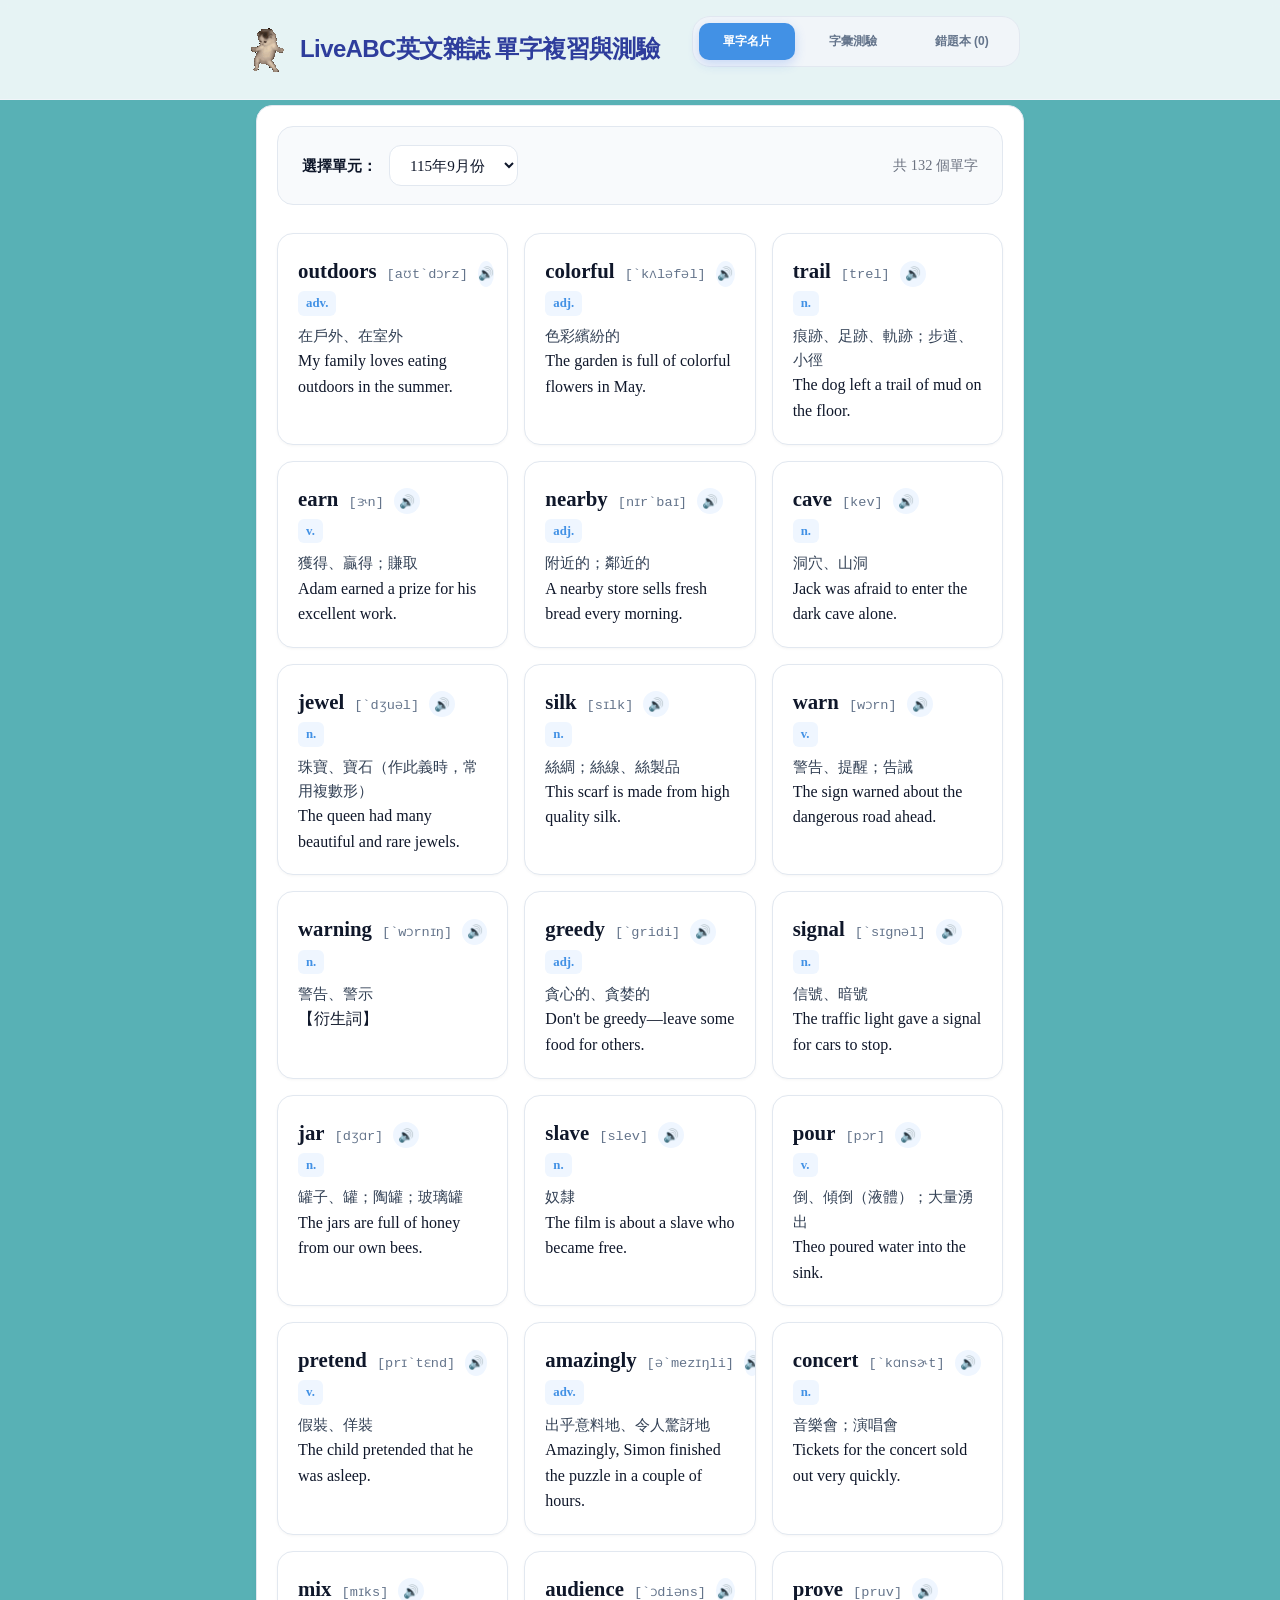
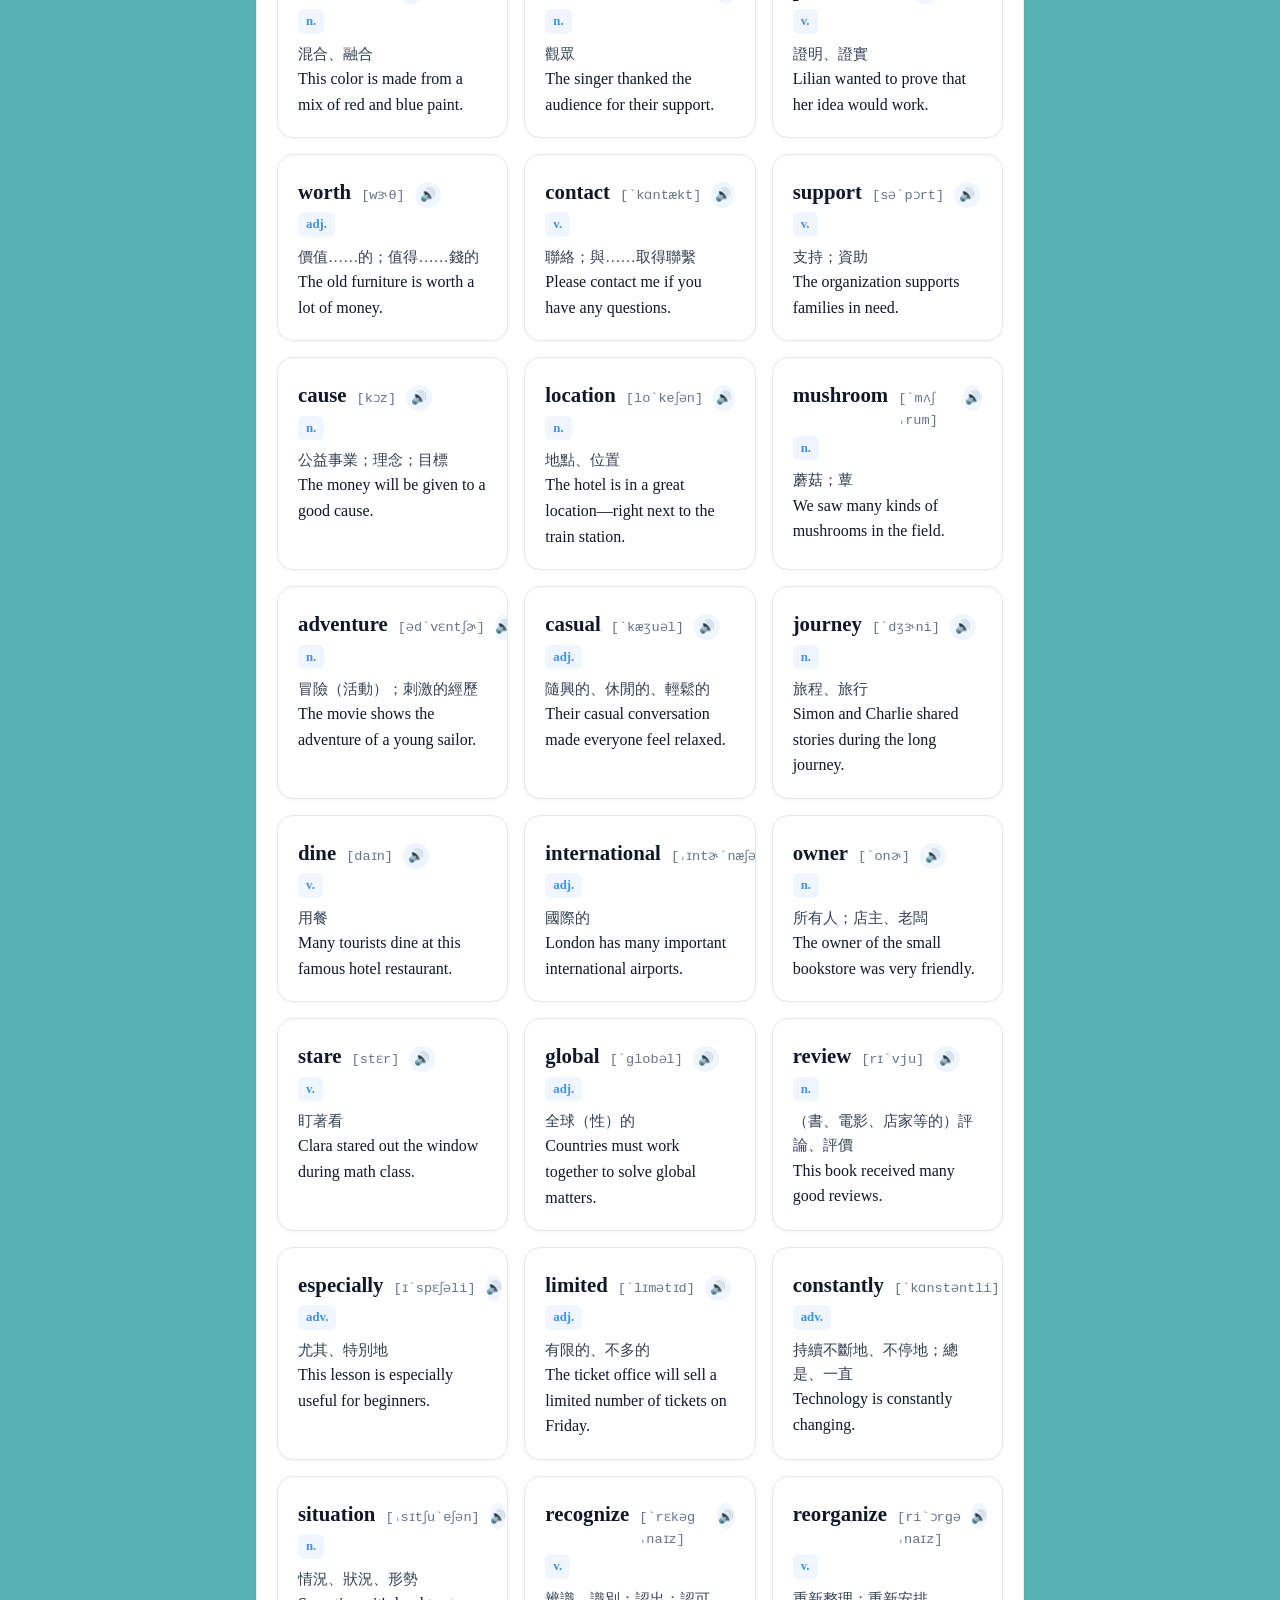
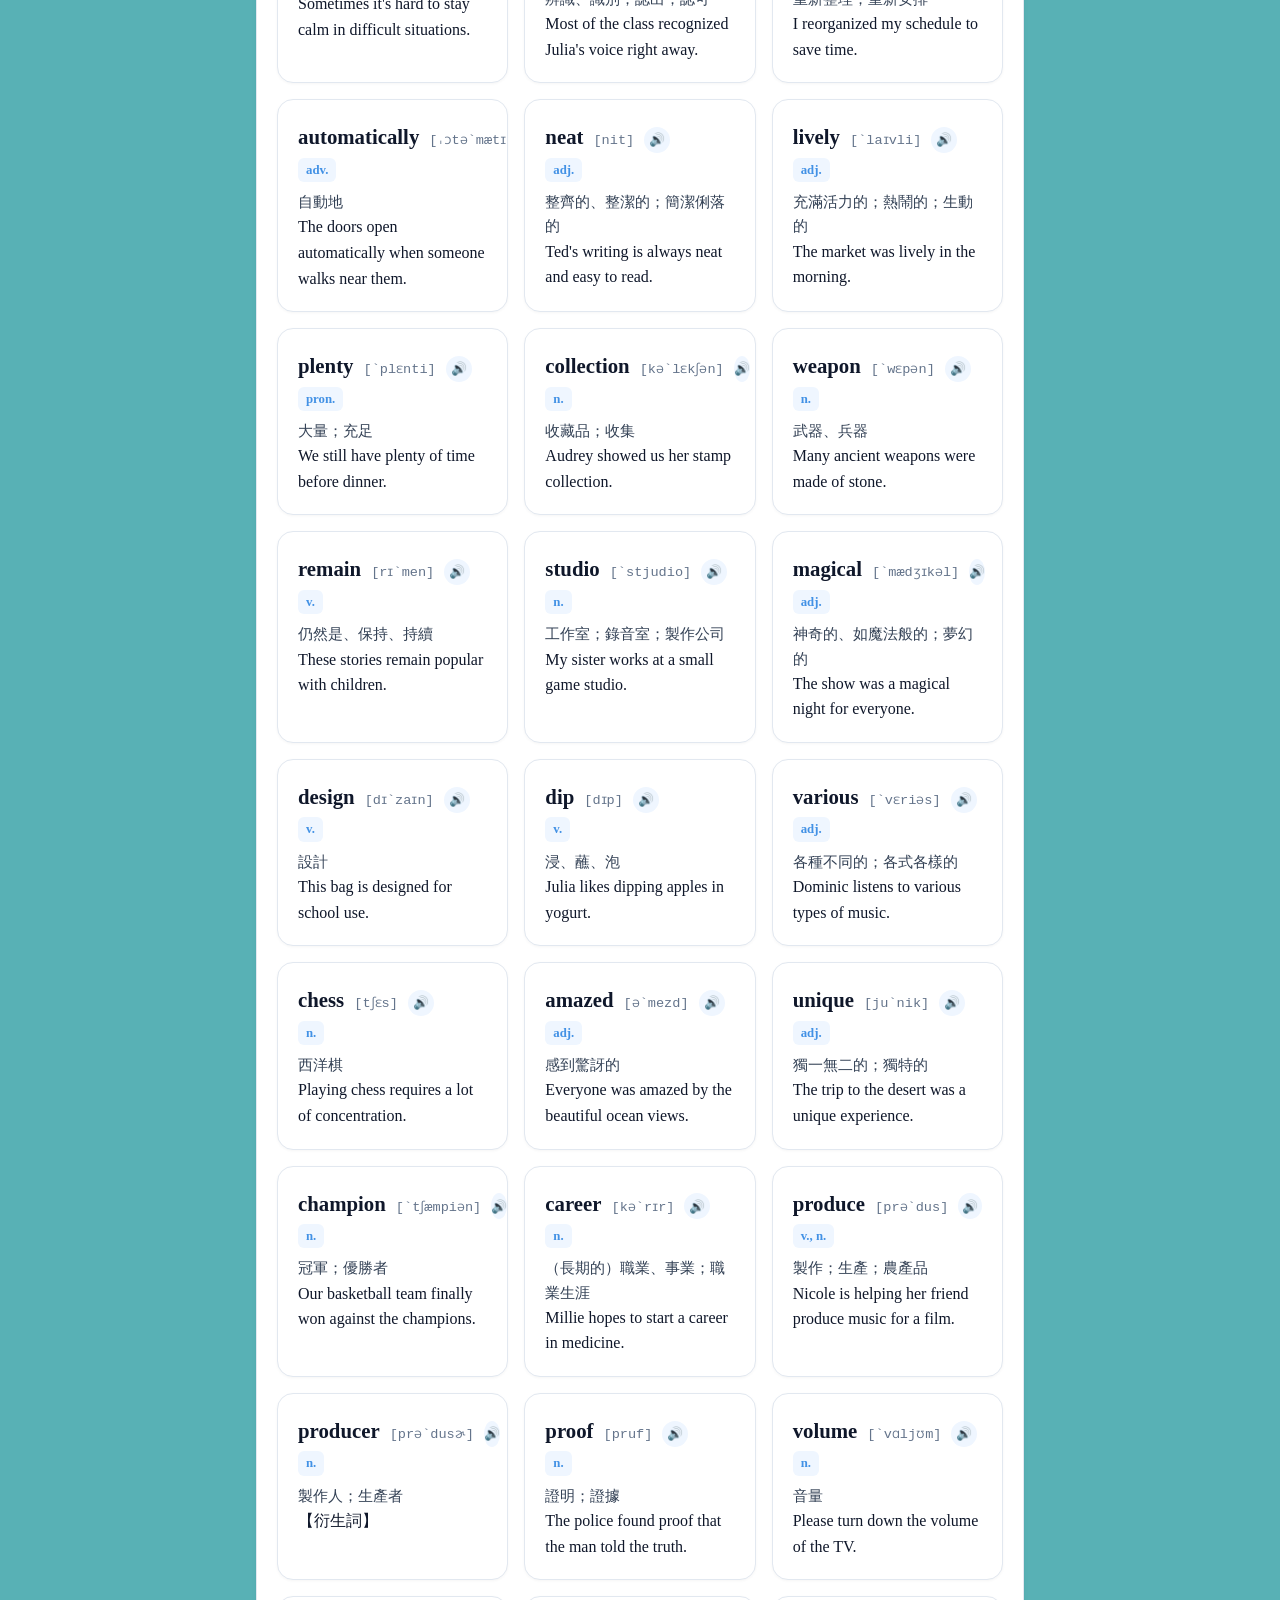
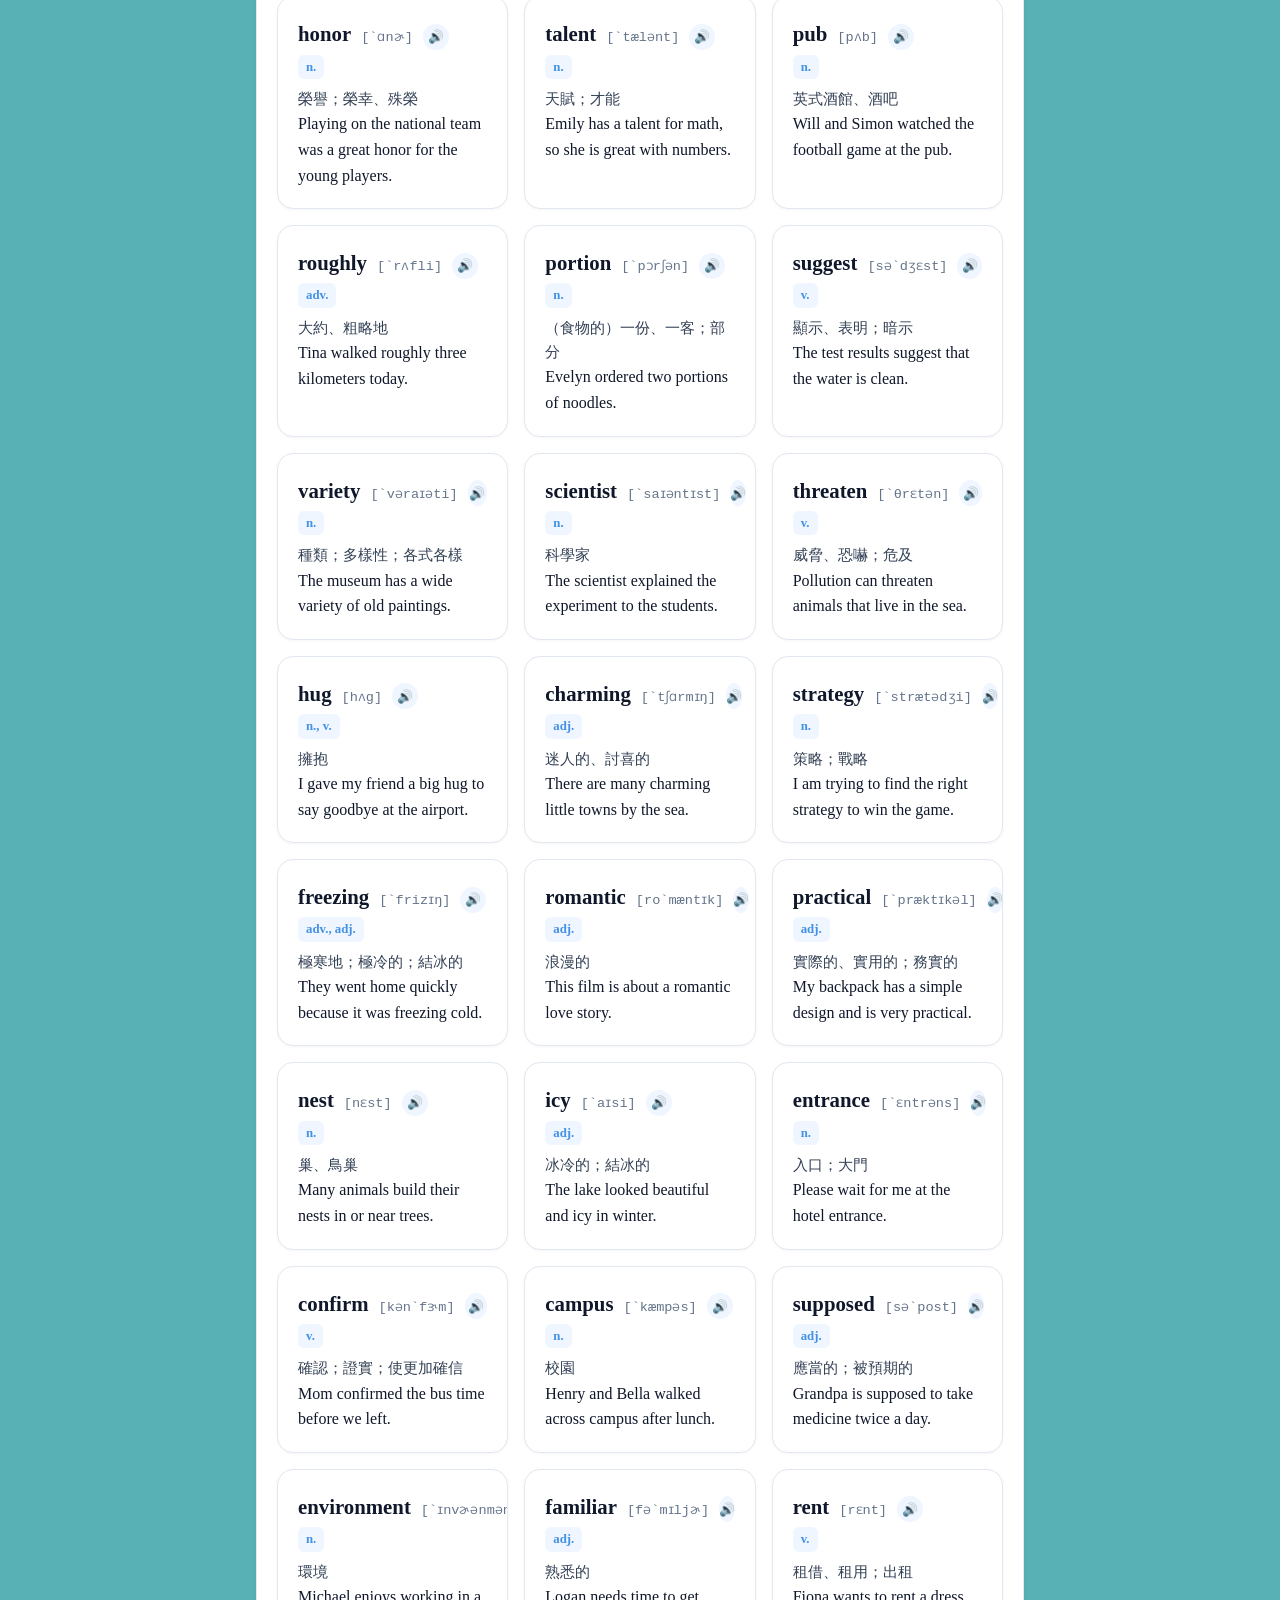
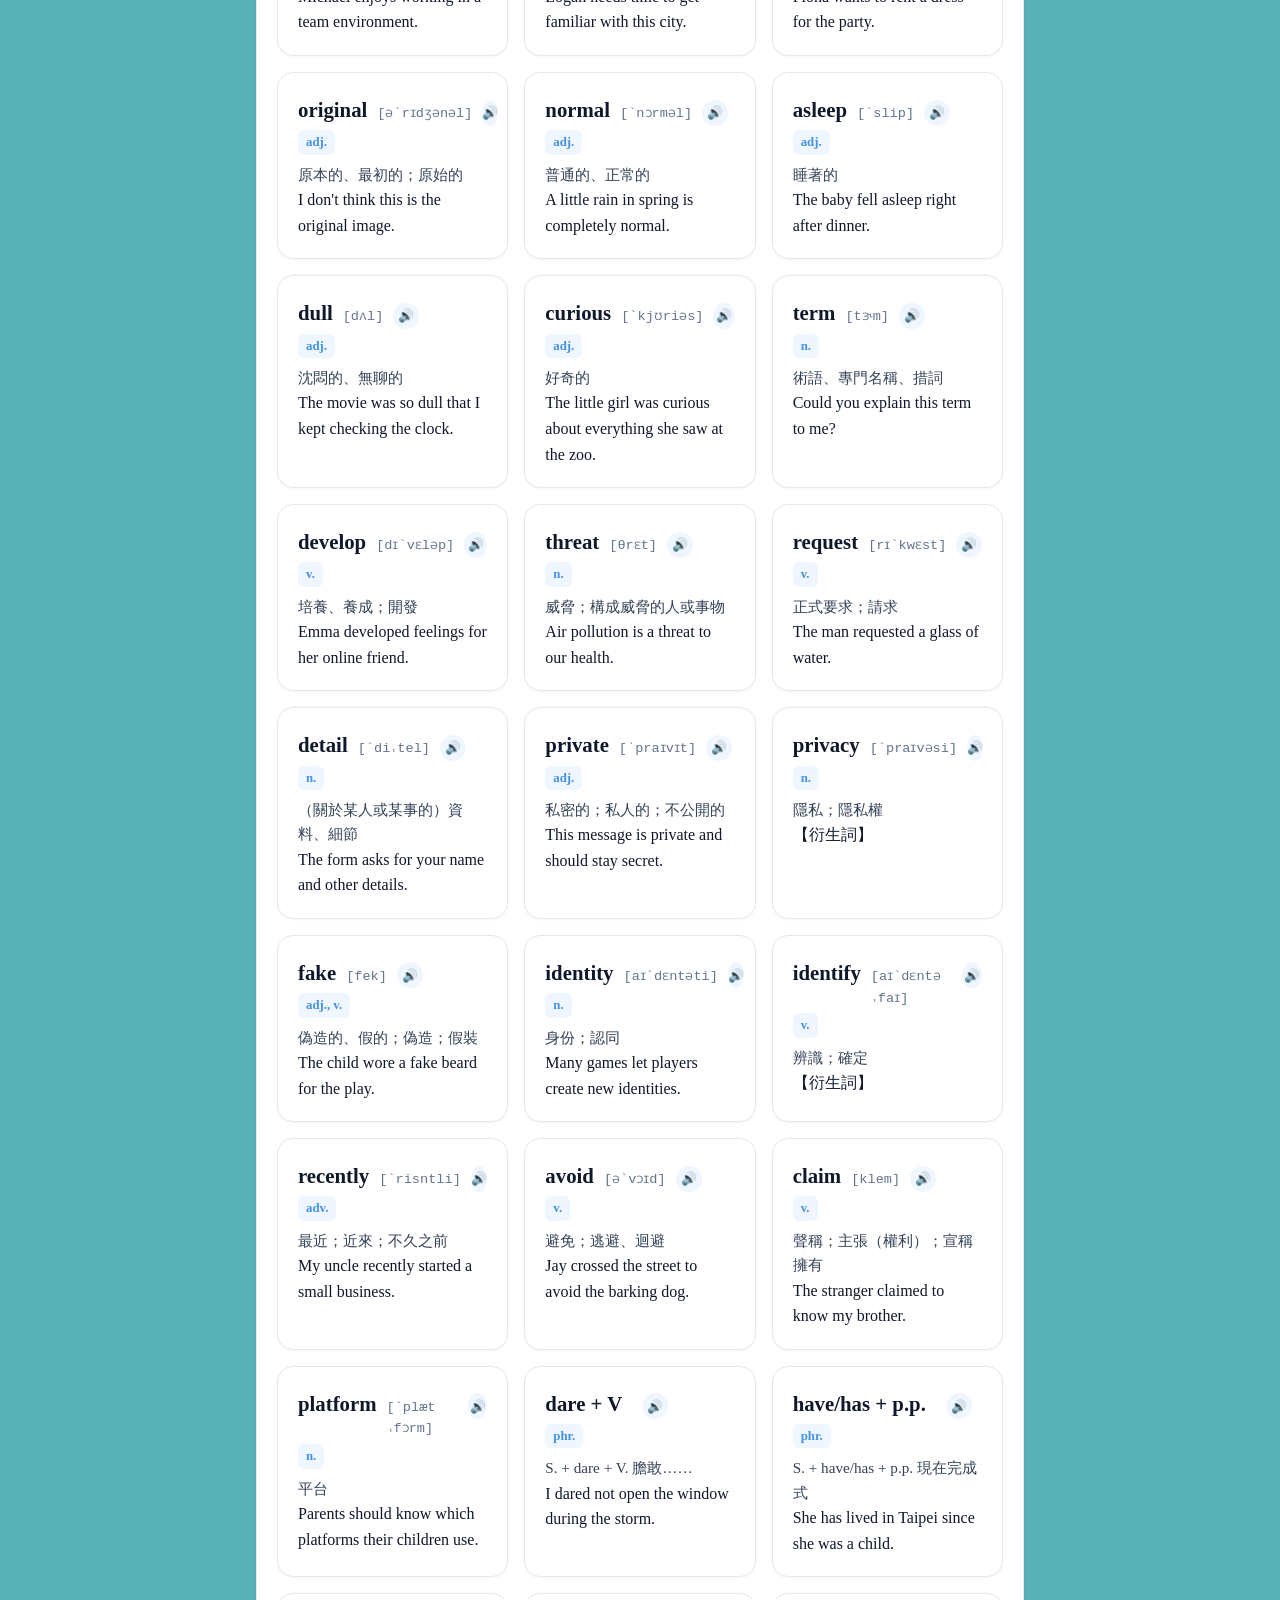
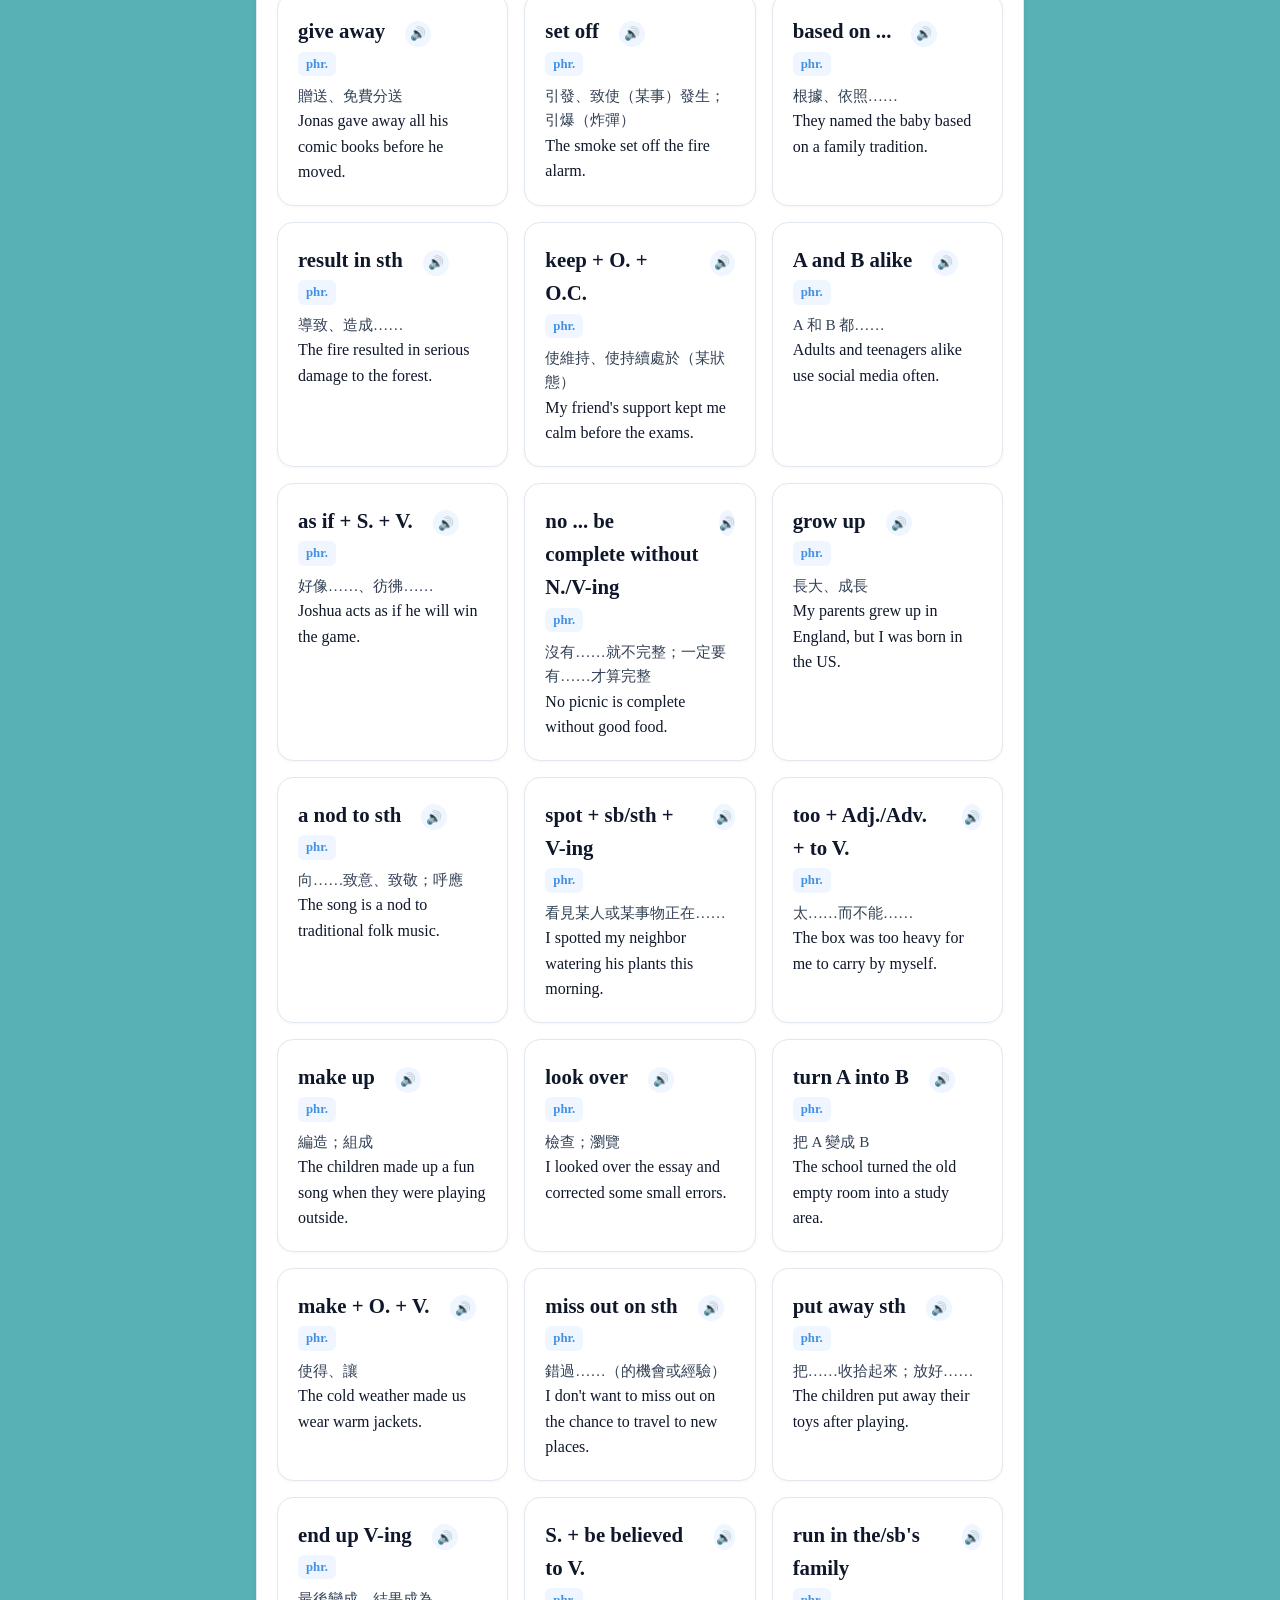
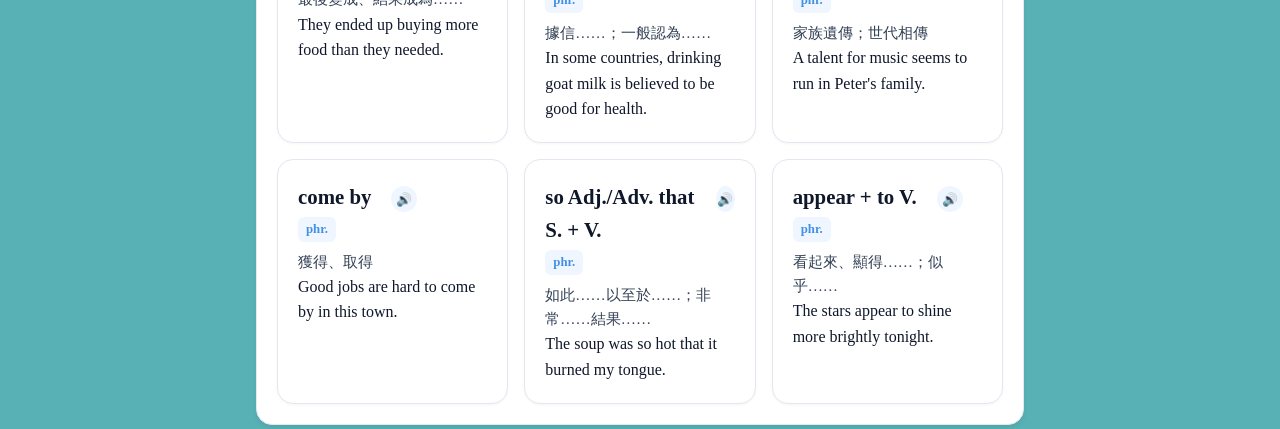
<file: index.html>
<!DOCTYPE html>
<html lang="zh-TW">
<head>
    <meta charset="UTF-8">
    <meta name="viewport" content="width=device-width, initial-scale=1.0">
    <title>LiveABC英文雜誌 單字複習與測驗</title>
    <link rel="stylesheet" href="style.css">
</head>

<body>


<header>
        <div class="header-container">
             
            <h1><img src="dacningcat.gif" alt="測驗圖示" class="small-icon">LiveABC英文雜誌 單字複習與測驗</h1>                  
                        
            <div class="nav-tabs">
                 <button class="nav-btn active" onclick="switchTab('cards')">單字名片</button>
                 <button class="nav-btn" onclick="switchTab('quiz')">字彙測驗</button>
                 <button class="nav-btn" onclick="switchTab('mistakes')">錯題本 (<span id="mistakeCount">0</span>)</button>
            </div>
        </div>
</header>


<main>



<div class="container">
    <!-- 1. 單字名片區 -->
    <div id="cards-section" class="section active">
        <div class="controls">
            <div>
                <label>選擇單元：</label>
                <select id="cardUnitSelect" onchange="renderCards()">
                    <!-- <option value="all">總複習 (全部單元)</option> -->
                    <option value="1">115年9月份</option>
                    <!-- <option value="2">第二單元</option>
                    <option value="3">第三單元</option>
                    <option value="4">第四單元</option>
                    <option value="5">第五單元</option> -->
                </select>
            </div>
            <span id="cardCountInfo" style="font-size: 0.9rem; color: #6b7280;"></span>
        </div>
        <div class="card-grid" id="cardGrid"></div>
    </div>

    <!-- 2. 測驗區 -->
    <div id="quiz-section" class="section">
        <div class="controls">
            <div>
                <label>測驗範圍：</label>
                <select id="quizUnitSelect">
                    <!-- <option value="all">總複習 (全部單元)</option> -->
                    <option value="1">115年9月份</option>
                    <!-- <option value="2">第二單元</option>
                    <option value="3">第三單元</option>
                    <option value="4">第四單元</option>
                    <option value="5">第五單元</option> -->
                </select>
            </div>
            <div>
                <label>題型：</label>
                <select id="quizTypeSelect">
                    <option value="en2ch">英選中</option>
                    <option value="ch2en">中選英</option>
                    <option value="spell">拼字填空</option>
                </select>
            </div>
            <div>
                <label>題數模式：</label>
                <select id="quizCountSelect">
                    <option value="10">10 題</option>
                    <option value="all">全部隨機</option>
                </select>
            </div>
            <button class="btn-primary" onclick="startQuiz()">開始測驗</button>
        </div>

        <div id="quizContainer" style="display: none;">
            <div style="display: flex; justify-content: space-between; margin-bottom: 15px; font-weight: 600; color: #4b5563;">
                <span id="quizProgress">第 1 題 / 共 10 題</span>
                <span id="quizScore">得分：0</span>

            </div>
            <div class="quiz-box">
                <div class="quiz-question" id="quizQuestionText">Question</div>
                               
                <!-- 選擇題選項 -->
                <div id="choiceContainer" class="options-grid"></div>

                <!-- 拼字題輸入框 -->
                <div id="spellContainer" style="display: none;">
                    <input type="text" id="spellInput" class="spell-input" placeholder="請輸入英文單字..." autocomplete="off">
                    <button class="btn-primary" onclick="submitSpellAnswer()">送出答案</button>
                </div>

                <div class="feedback" id="quizFeedback"></div>
            </div>
            <div style="text-align: right; margin-top: 20px;">
                <button id="nextBtn" class="btn-primary" style="display: none;" onclick="nextQuestion()">下一題</button>
            </div>
        </div>

        <div id="quizStartPrompt" style="text-align: center; padding: 40px; color: #6b7280;">
            請設定上方範圍、題型與題數，並點擊「開始測驗」！
        </div>
    </div>

    <!-- 3. 錯題本區 -->
    <div id="mistakes-section" class="section">
        <div class="controls">
            <span>紀錄您在測驗中答錯的單字與時間</span>
            <button onclick="clearMistakes()" style="background: #fee2e2; color: #991b1b; border: 1px solid #f87171; border-radius: 6px; cursor: pointer; padding: 6px 12px;">清空錯題本</button>
        </div>
        <div id="mistakeTableContainer"></div>
    </div>
</div>

<!-- 優先引入獨立的單字資料庫檔案 -->
<script src="liveABC.js"></script>

<!-- 主系統邏輯 -->
<script>

// 發音功能的 JavaScript 程式碼
function speakWord(wordText) {
    if ('speechSynthesis' in window) {
        // 停止先前正在唸的語音
        window.speechSynthesis.cancel();
        
        const utterance = new SpeechSynthesisUtterance(wordText);
        utterance.lang = 'en-US'; // 設定美式英文發音
        utterance.rate = 0.9;     // 語速稍微放慢一點，適合學習
        window.speechSynthesis.speak(utterance);
    } else {
        alert('您的瀏覽器不支援語音朗讀功能');
    }
}


// 全域狀態
let mistakes = JSON.parse(localStorage.getItem('vocab_mistakes') || '[]');

// 頁籤切換
function switchTab(tabId) {
    document.querySelectorAll('.section').forEach(el => el.classList.remove('active'));
    document.querySelectorAll('.nav-btn').forEach(el => el.classList.remove('active'));
    
    if (tabId === 'cards') {
        document.getElementById('cards-section').classList.add('active');
        event.target.classList.add('active');
        renderCards();
    } else if (tabId === 'quiz') {
        document.getElementById('quiz-section').classList.add('active');
        event.target.classList.add('active');
    } else if (tabId === 'mistakes') {
        document.getElementById('mistakes-section').classList.add('active');
        event.target.classList.add('active');
        renderMistakes();
    }
}

// 取得全部單字總集合
function getAllWords() {
    return [
        ...magazine9WordsData,
        // ...unit2WordsData,
        // ...unit3WordsData,
        // ...unit4WordsData,
        // ...unit5WordsData
    ];
}

// 取得目前選取的單字清單
function getSelectedWords(unitVal) {
if (unitVal === '1' || !unitVal) 
    // 如果未來有多個單字包，可依 unitVal 進行判斷：
    // if (unitVal === '2') return unit2WordsData;
    // return getAllWords(); // 總複習
    
return magazine9WordsData;
}
    // if (unitVal === '1') return unit1WordsData;
    // if (unitVal === '2') return unit2WordsData;
    // if (unitVal === '3') return unit3WordsData;
    // if (unitVal === '4') return unit4WordsData;
    // if (unitVal === '5') return unit5WordsData;
    // return getAllWords(); // 總複習


// 1. 渲染名片（精準排版：單字與詞性靠左，音標旁緊跟發音按鈕）
function renderCards() {
    const unitVal = document.getElementById('cardUnitSelect') ? document.getElementById('cardUnitSelect').value : '1';
    const words = getSelectedWords(unitVal);
    const grid = document.getElementById('cardGrid');
    document.getElementById('cardCountInfo').innerText = `共 ${words.length} 個單字`;
    
    grid.innerHTML = words.map(w => `
        <div class="vocab-card">
            <!-- 第一行：單字與詞性靠左並排 -->
            <div class="word-row">
                <span class="word">${w.vocab}</span>
                
                 <span class="kk">${w.kk || ''}</span>
                <button class="speak-btn-inline" onclick="speakWord('${w.vocab}')" title="發音">🔊</button>
            </div>
            
            <!-- 第二行：音標旁邊緊跟著小喇叭 -->
            <div class="kk-row">
             <span class="pos">${w.pos}</span>  
                
            </div>

            <div class="def">${w.definition}</div>
            ${w.extension ? `<div class="ext">${w.extension}</div>` : ''}
        </div>
    `).join('');
}


// 音效系統 (Web Audio API)
function playSound(type) {
    try {
        const audioCtx = new (window.AudioContext || window.webkitAudioContext)();
        const osc = audioCtx.createOscillator();
        const gain = audioCtx.createGain();
        osc.connect(gain);
        gain.connect(audioCtx.destination);

        const now = audioCtx.currentTime;
        if (type === 'correct') {
            osc.frequency.setValueAtTime(587.33, now); // D5
            osc.frequency.setValueAtTime(880, now + 0.1); // A5
            gain.gain.setValueAtTime(0.1, now);
            gain.gain.exponentialRampToValueAtTime(0.001, now + 0.3);
            osc.start(now);
            osc.stop(now + 0.3);
        } else {
            osc.type = 'sawtooth';
            osc.frequency.setValueAtTime(150, now);
            osc.frequency.setValueAtTime(100, now + 0.15);
            gain.gain.setValueAtTime(0.15, now);
            gain.gain.exponentialRampToValueAtTime(0.001, now + 0.4);
            osc.start(now);
            osc.stop(now + 0.4);
        }
    } catch (e) {
        console.log("Audio not supported or blocked");
    }
}

// 2. 測驗邏輯
let quizList = [];
let currentIdx = 0;
let score = 0;
let currentQuestionData = null;

function startQuiz() {
    const unitVal = document.getElementById('quizUnitSelect').value;
    const typeVal = document.getElementById('quizTypeSelect').value;
    const countVal = document.getElementById('quizCountSelect').value;
    
    let pool = getSelectedWords(unitVal);
    if (pool.length < 4 && typeVal !== 'spell') {
        alert("單字數量不足 4 個，無法產生選擇題選項！");
        return;
    }


// 確保 quizContainer 內部的題目結構完整（防止被結算畫面覆蓋後消失）<div id="choiceContainer" style="display: grid; gap: 10px; margin-bottom: 15px;"></div>
    document.getElementById('quizContainer').innerHTML = `
        <div id="quizProgress" style="font-weight: bold; margin-bottom: 10px;"></div>
        <div id="quizScore" style="margin-bottom: 10px;"></div>
        <div id="quizQuestionText" style="font-size: 1.2rem; margin-bottom: 15px;"></div>
        <div id="choiceContainer" class="choice-container"></div>
     
        <div id="spellContainer" style="display: none; margin-bottom: 15px;">
            <input type="text" id="spellInput" class="spell-input" placeholder="請輸入單字...">
            <button class="btn-primary" onclick="submitSpellAnswer()">送出</button>
        </div>
        <div id="quizFeedback" style="margin-bottom: 15px; font-weight: bold;"></div>
        <button id="nextBtn" class="btn-primary" style="display: none;" onclick="nextQuestion()">下一題</button>
    `;




    

    // 隨機打散全部單字
    let shuffledPool = [...pool].sort(() => 0.5 - Math.random());

    // 依照選擇的題數模式決定測驗清單
    if (countVal === '10') {
        quizList = shuffledPool.slice(0, Math.min(10, shuffledPool.length));
    } else {
        quizList = shuffledPool; // 全部隨機
    }

    currentIdx = 0;
    score = 0;

    document.getElementById('quizStartPrompt').style.display = 'none';
    document.getElementById('quizContainer').style.display = 'block';
    loadQuestion();
}




function loadQuestion() {
    if (currentIdx >= quizList.length) {
        // 測驗結束時，直接重新呼叫 startQuiz() 即可實現「再做一次」！
        // 如果你想顯示分數，可以用一個專門的結算區塊，或是簡單用 confirm / alert，再不然就這樣寫：
        const quizContainer = document.getElementById('quizContainer');
        quizContainer.innerHTML = `
            <div style="text-align: center; padding: 40px;" id="quizResultScreen">
                <h2>🎉 測驗結束！</h2>
                <p style="font-size: 1.5rem; margin: 20px 0;">您的最終得分：<strong>${score} / ${quizList.length}</strong></p>
                <button class="btn-primary" onclick="location.reload()">回首頁</button>
                <button class="btn-primary" id="retryBtn">再做一次</button>
            </div>
        `;
        
        // 用 JavaScript 綁定事件監聽器，避開內聯 onclick 抓不到環境的問題
        document.getElementById('retryBtn').addEventListener('click', function() {
            startQuiz();
        });
        return;
    }
    
    // ... 後續原本載入題目的程式碼保持不變 ...

    currentQuestionData = quizList[currentIdx];
    document.getElementById('quizProgress').innerText = `第 ${currentIdx + 1} 題 / 共 ${quizList.length} 題`;
    document.getElementById('quizScore').innerText = `得分：${score}`;
    document.getElementById('quizFeedback').innerText = '';
    document.getElementById('nextBtn').style.display = 'none';

    const typeVal = document.getElementById('quizTypeSelect').value;
    const choiceContainer = document.getElementById('choiceContainer');
    const spellContainer = document.getElementById('spellContainer');

    if (typeVal === 'en2ch') {
        choiceContainer.style.display = 'grid';
        spellContainer.style.display = 'none';
        document.getElementById('quizQuestionText').innerText = `請選出"${currentQuestionData.vocab}"的意思`;
        
        let options = [currentQuestionData.definition];
        let otherPool = getAllWords().filter(w => w.vocab !== currentQuestionData.vocab);
        while (options.length < 4 && otherPool.length > 0) {
            let randWord = otherPool.splice(Math.floor(Math.random() * otherPool.length), 1)[0];
            if (!options.includes(randWord.definition)) options.push(randWord.definition);
        }
        options.sort(() => 0.5 - Math.random());

        choiceContainer.innerHTML = options.map(opt => `
            <button class="option-btn" onclick="checkChoiceAnswer('${opt.replace(/'/g, "\\'")}')">${opt}</button>
        `).join('');

    } else if (typeVal === 'ch2en') {
        choiceContainer.style.display = 'grid';
        spellContainer.style.display = 'none';
        document.getElementById('quizQuestionText').innerText = `請選出"${currentQuestionData.definition}"的意思`;
        
        let options = [currentQuestionData.vocab];
        let otherPool = getAllWords().filter(w => w.vocab !== currentQuestionData.vocab);
        while (options.length < 4 && otherPool.length > 0) {
            let randWord = otherPool.splice(Math.floor(Math.random() * otherPool.length), 1)[0];
            if (!options.includes(randWord.vocab)) options.push(randWord.vocab);
        }
        options.sort(() => 0.5 - Math.random());

        choiceContainer.innerHTML = options.map(opt => `
            <button class="option-btn" onclick="checkChoiceAnswer('${opt}')">${opt}</button>
        `).join('');

    } else if (typeVal === 'spell') {
        choiceContainer.style.display = 'none';
        spellContainer.style.display = 'block';
        document.getElementById('quizQuestionText').innerText = `請拼出符合以下定義的單字：\n【${currentQuestionData.definition}】`;
        document.getElementById('spellInput').value = '';
        document.getElementById('spellInput').focus();
    }
}

function checkChoiceAnswer(selected) {
    const typeVal = document.getElementById('quizTypeSelect').value;
    // 根據題型決定正確答案是英文單字還是中文定義
    const targetVal = (typeVal === 'ch2en' ? currentQuestionData.vocab : currentQuestionData.definition).trim();
    
    const isCorrect = (selected.trim() === targetVal);
    const fb = document.getElementById('quizFeedback');
    
    // 禁用所有選項按鈕，防止重複點擊
    const buttons = document.querySelectorAll('.option-btn');
    buttons.forEach(btn => {
        btn.disabled = true;
        const btnText = btn.innerText.trim();
        
        if (btnText === targetVal || btnText.includes(targetVal)) {
            btn.classList.add('correct-answer');
        } else if (btnText === selected.trim() || btnText.includes(selected.trim())) {
            btn.classList.add('wrong-answer');
        }
    });

    if (isCorrect) {
        score++;
        fb.innerText = '答對了！太棒了！';
        fb.className = 'feedback correct';
        playSound('correct');
    } else {
        fb.innerText = `答錯了！正確答案是：${currentQuestionData.vocab} (${currentQuestionData.definition})`;
        fb.className = 'feedback incorrect';
        playSound('incorrect');
        addMistake(currentQuestionData);
    }

    document.getElementById('quizScore').innerText = `得分：${score}`;
    document.getElementById('nextBtn').style.display = 'inline-block';
}

function submitSpellAnswer() {
    const userVal = document.getElementById('spellInput').value.trim().toLowerCase();
    const isCorrect = (userVal === currentQuestionData.vocab.toLowerCase());
    handleAnswerResult(isCorrect);
}

function handleAnswerResult(isCorrect) {
    const fb = document.getElementById('quizFeedback');
    document.querySelectorAll('.option-btn').forEach(btn => btn.disabled = true);

    if (isCorrect) {
        score++;
        fb.innerText = '答對了！太棒了！';
        fb.className = 'feedback correct';
        playSound('correct');
    } else {
        fb.innerText = `答錯了！正確答案是：${currentQuestionData.vocab} (${currentQuestionData.definition})`;
        fb.className = 'feedback incorrect';
        playSound('incorrect');
        addMistake(currentQuestionData);
    }

    document.getElementById('quizScore').innerText = `得分：${score}`;
    document.getElementById('nextBtn').style.display = 'inline-block';
}

function nextQuestion() {
    currentIdx++;
    loadQuestion();
}

// 3. 錯題本管理
function addMistake(wordObj) {
    const now = new Date();
    const timestamp = `${now.getFullYear()}-${String(now.getMonth()+1).padStart(2,'0')}-${String(now.getDate()).padStart(2,'0')} ${String(now.getHours()).padStart(2,'0')}:${String(now.getMinutes()).padStart(2,'0')}:${String(now.getSeconds()).padStart(2,'0')}`;
    
    mistakes = mistakes.filter(m => m.vocab !== wordObj.vocab);
    mistakes.unshift({ ...wordObj, timestamp });
    
    localStorage.setItem('vocab_mistakes', JSON.stringify(mistakes));
    updateMistakeCount();
}

function updateMistakeCount() {
    document.getElementById('mistakeCount').innerText = mistakes.length;
}

function renderMistakes() {
    const container = document.getElementById('mistakeTableContainer');
    updateMistakeCount();

    if (mistakes.length === 0) {
        container.innerHTML = `<div class="empty-msg">太棒了！目前沒有錯題紀錄。</div>`;
        return;
    }

    container.innerHTML = `
        <table>
            <thead>
                <tr>
                    <th>單字</th>
                    <th>KK / 詞性</th>
                    <th>中文定義</th>
                    <th>錯題時間</th>
                </tr>
            </thead>
            <tbody>
                ${mistakes.map(m => `
                    <tr>
                        <td><strong>${m.vocab}</strong></td>
                        <td>${m.kk}<br><span style="font-size:0.75rem; color:#6b7280">${m.pos}</span></td>
                        <td>${m.definition}</td>
                        <td class="timestamp">${m.timestamp}</td>
                    </tr>
                `).join('')}
            </tbody>
        </table>
    `;
}

function clearMistakes() {
    if (confirm("確定要清空所有錯題紀錄嗎？")) {
        mistakes = [];
        localStorage.removeItem('vocab_mistakes');
        renderMistakes();
    }
}

// 初始化
updateMistakeCount();
renderCards();


// 監聽整個網頁的鍵盤按下事件
document.addEventListener('keydown', function(event) {
    // 1. 檢查按下的按鍵是不是 Enter
    if (event.key === 'Enter') {
        
        // 2. 抓取你的下一題按鈕
        const nextBtn = document.getElementById('nextBtn');
        
        // 3. 安全檢查：確保按鈕存在，且目前不是隱藏狀態 (display 不等於 none)
        if (nextBtn && nextBtn.style.display !== 'none') {
            
            // 🌟 阻止 Enter 的網頁預設行為（例如表單自動送出或換行）
            event.preventDefault(); 
            
            // 🌟 自動模擬點擊按鈕，直接執行 nextQuestion()
            nextBtn.click(); 
        }
    }
});




</script>


</body>
</html>
</file>
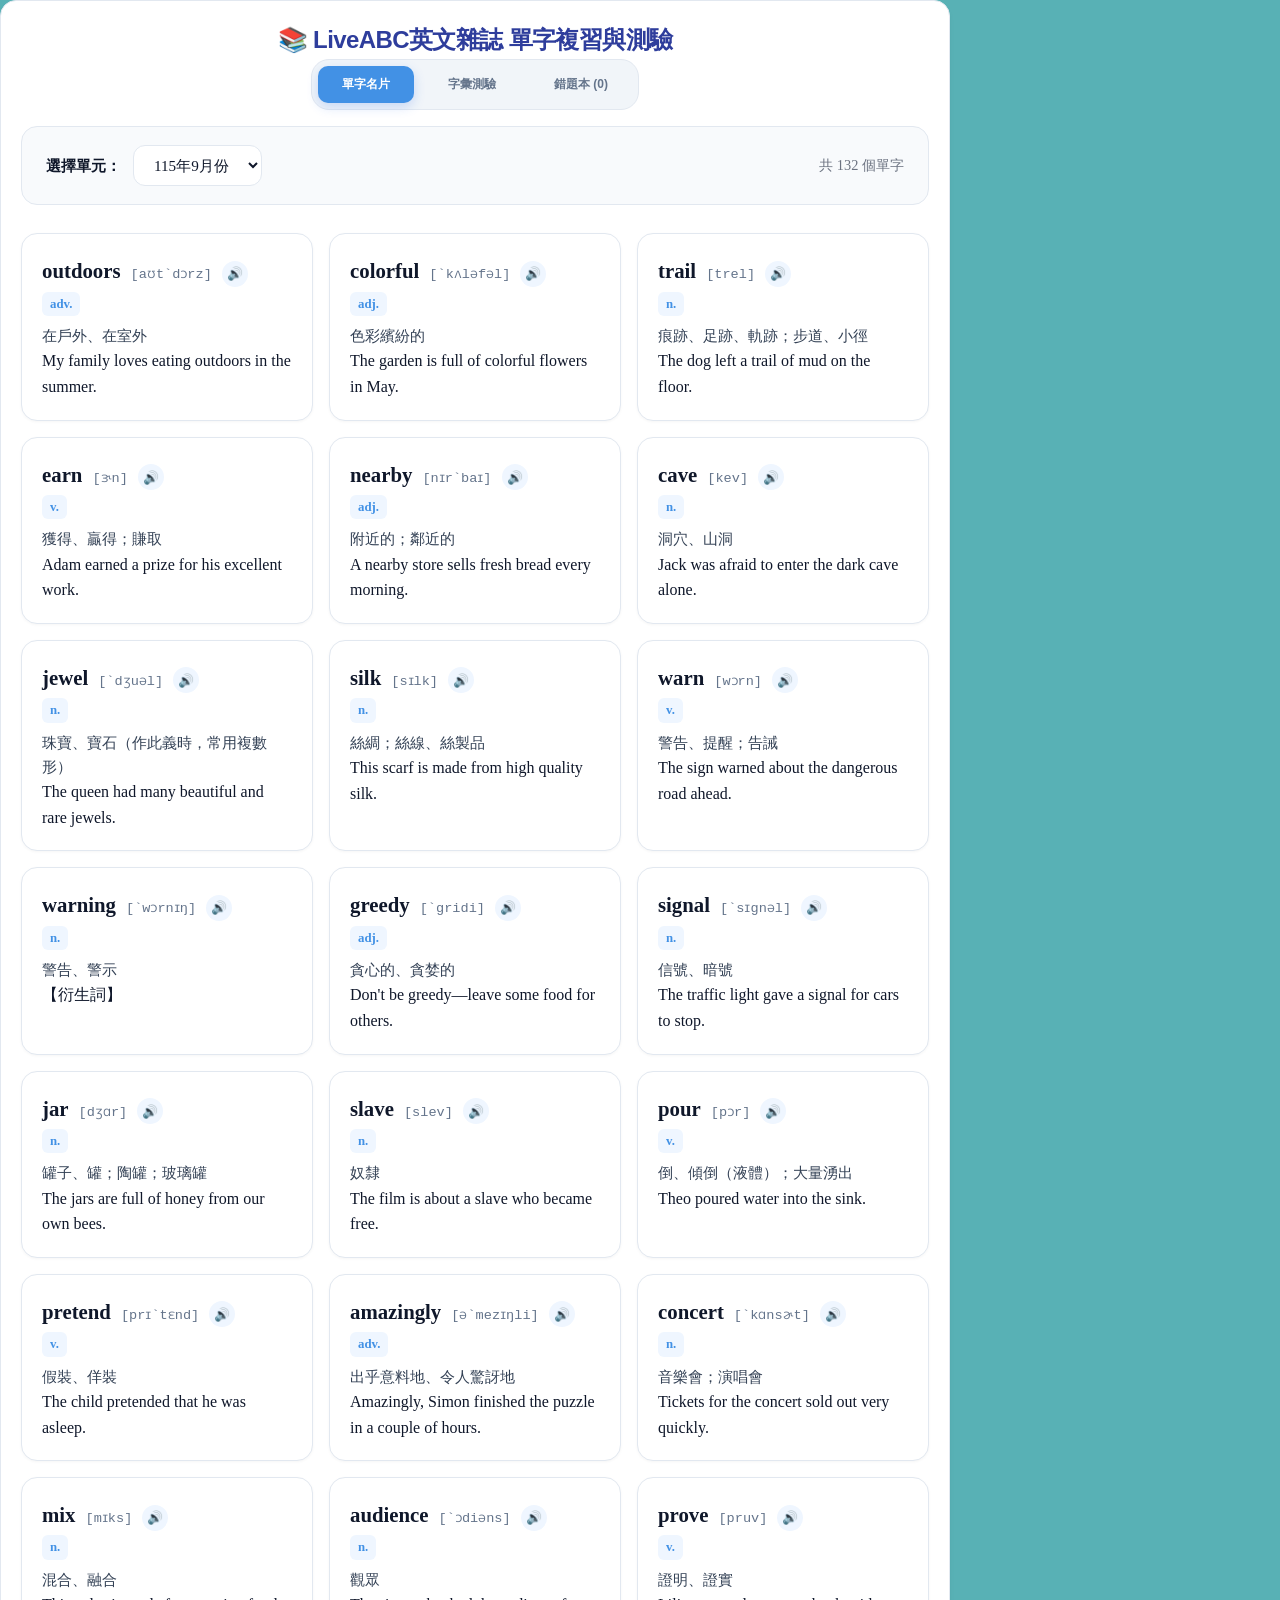
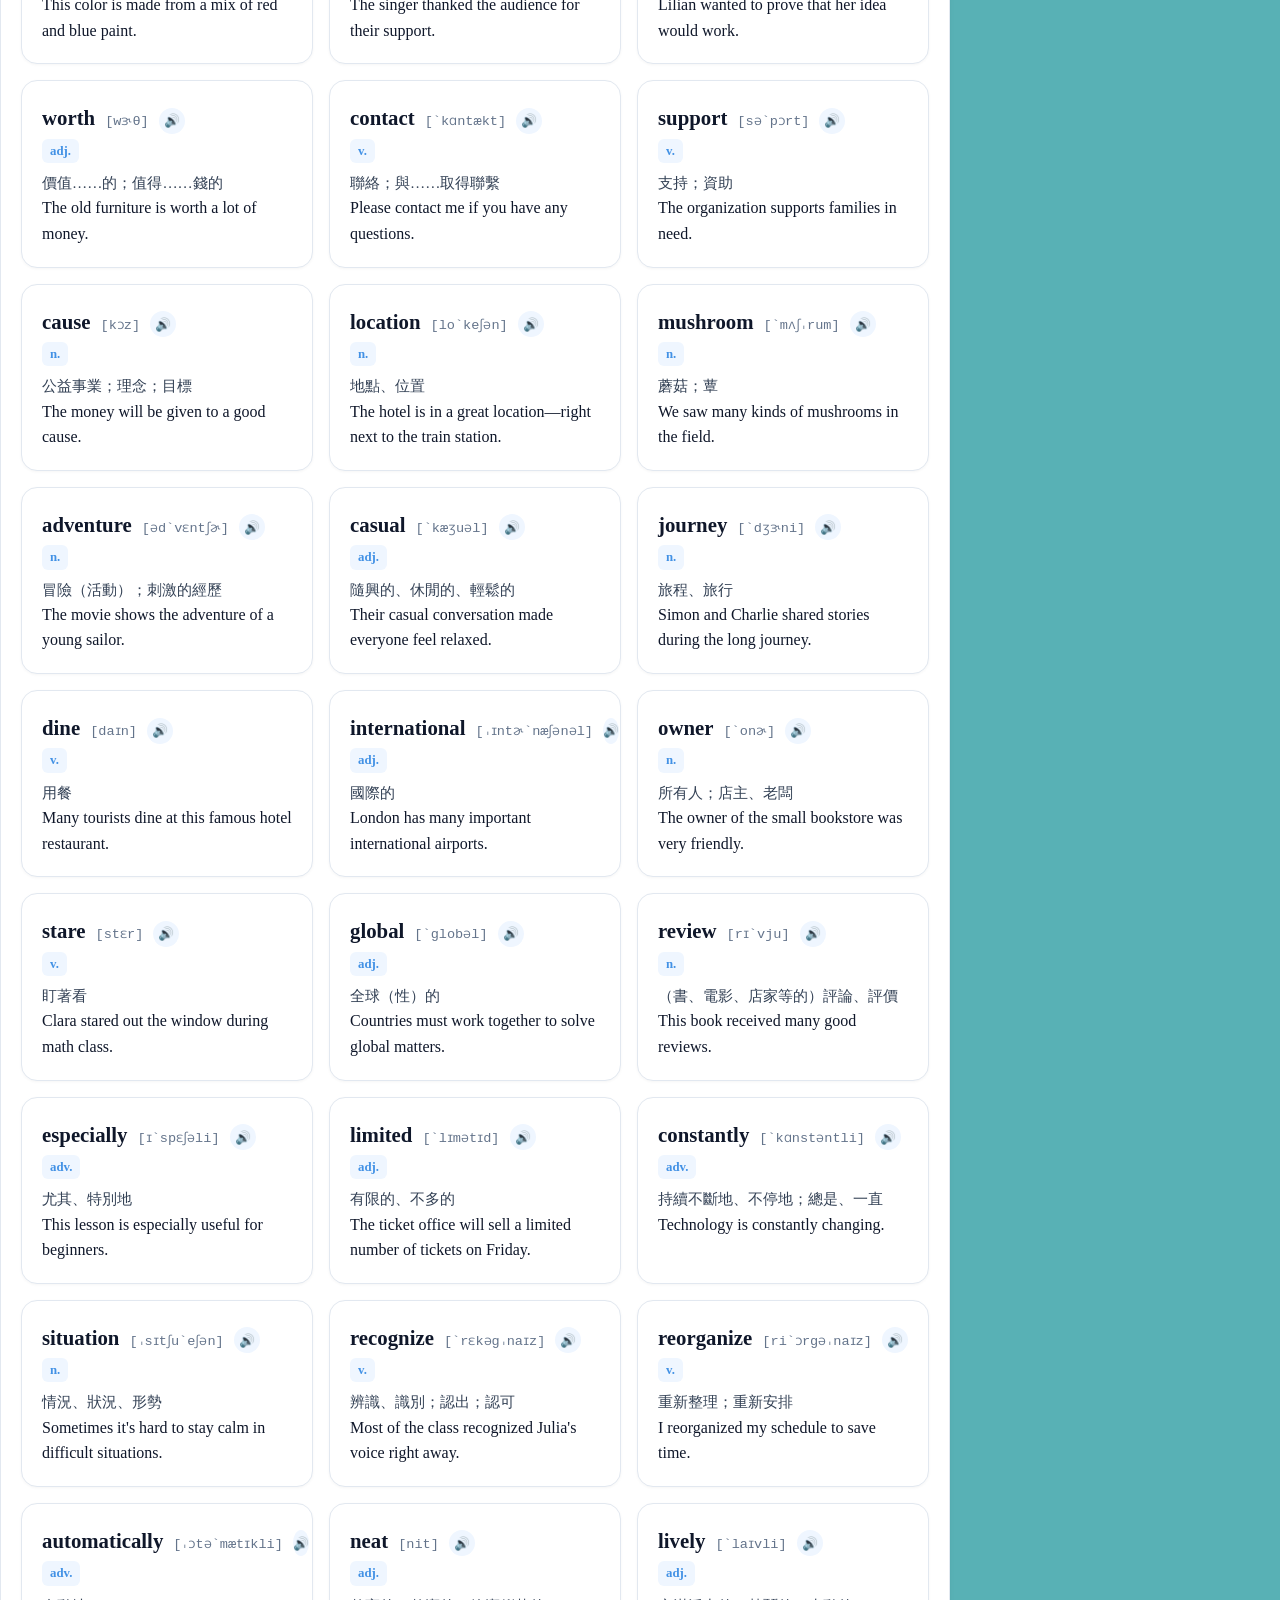
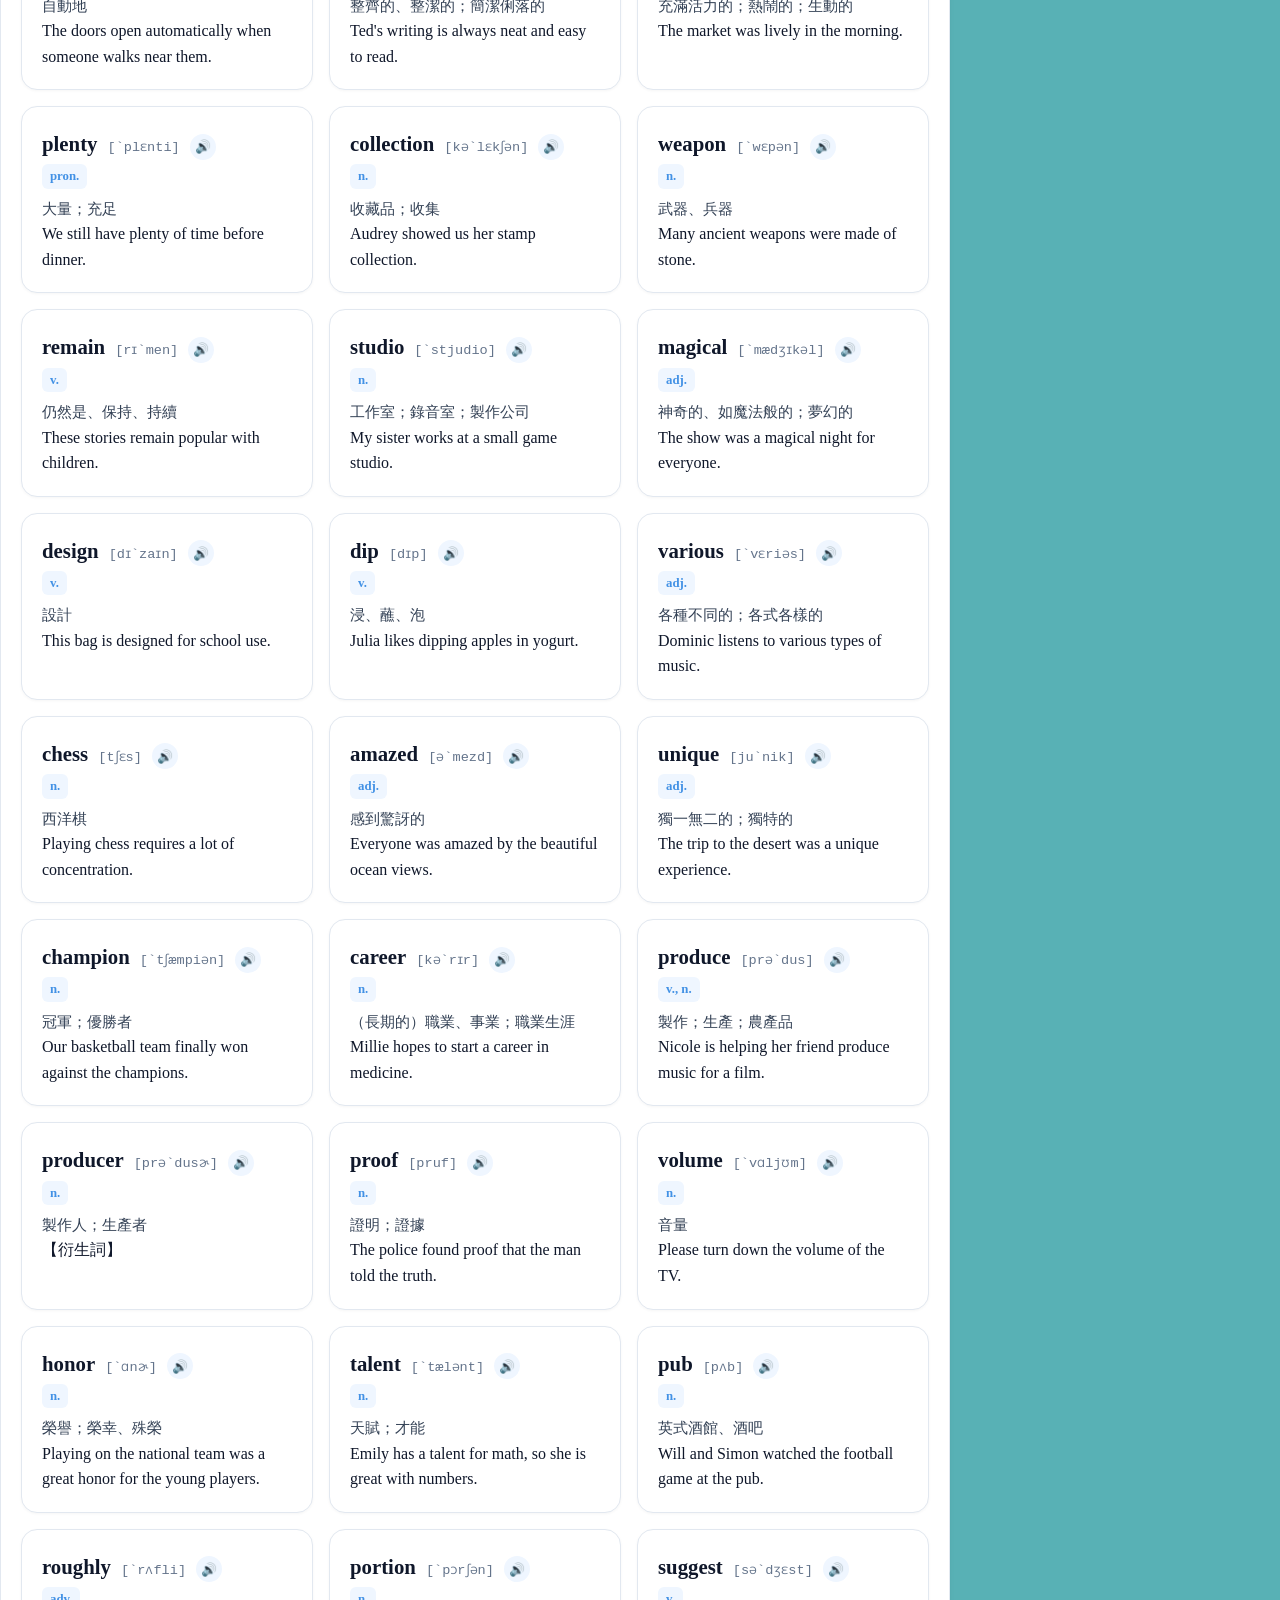
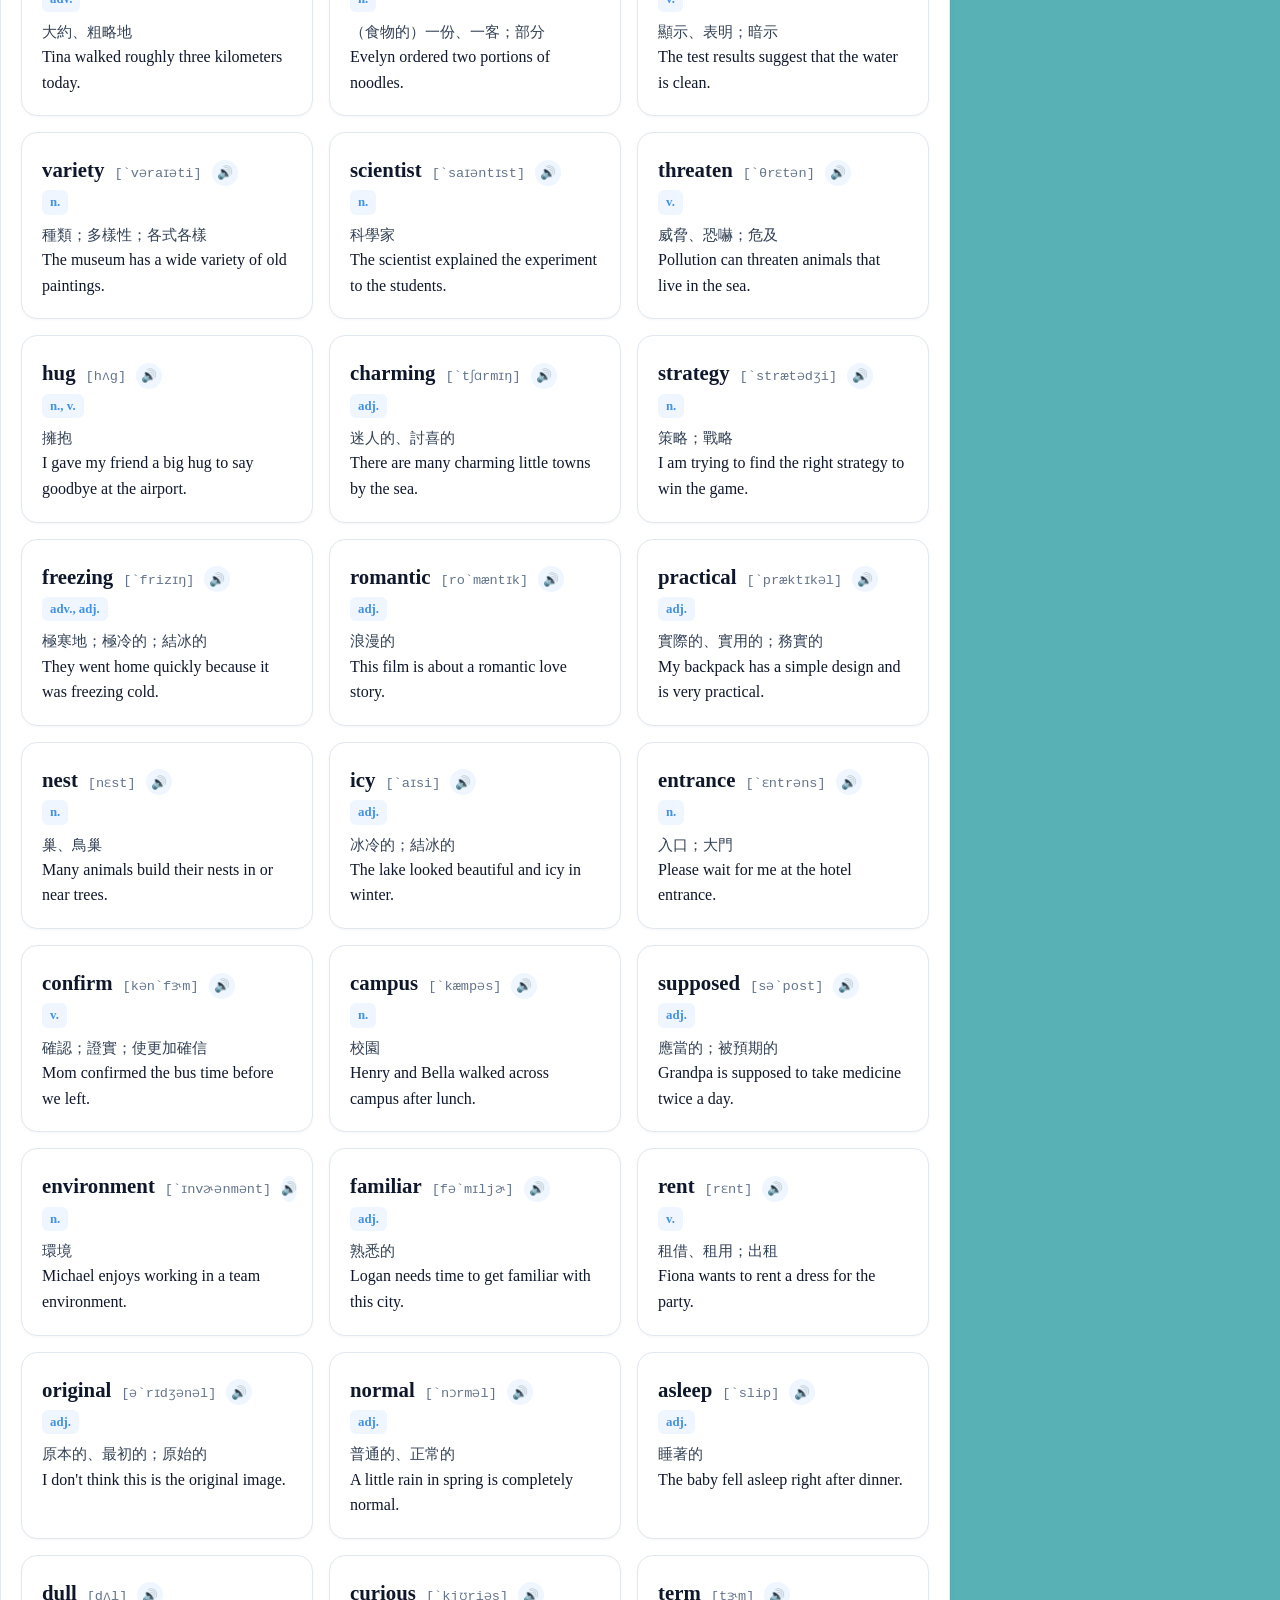
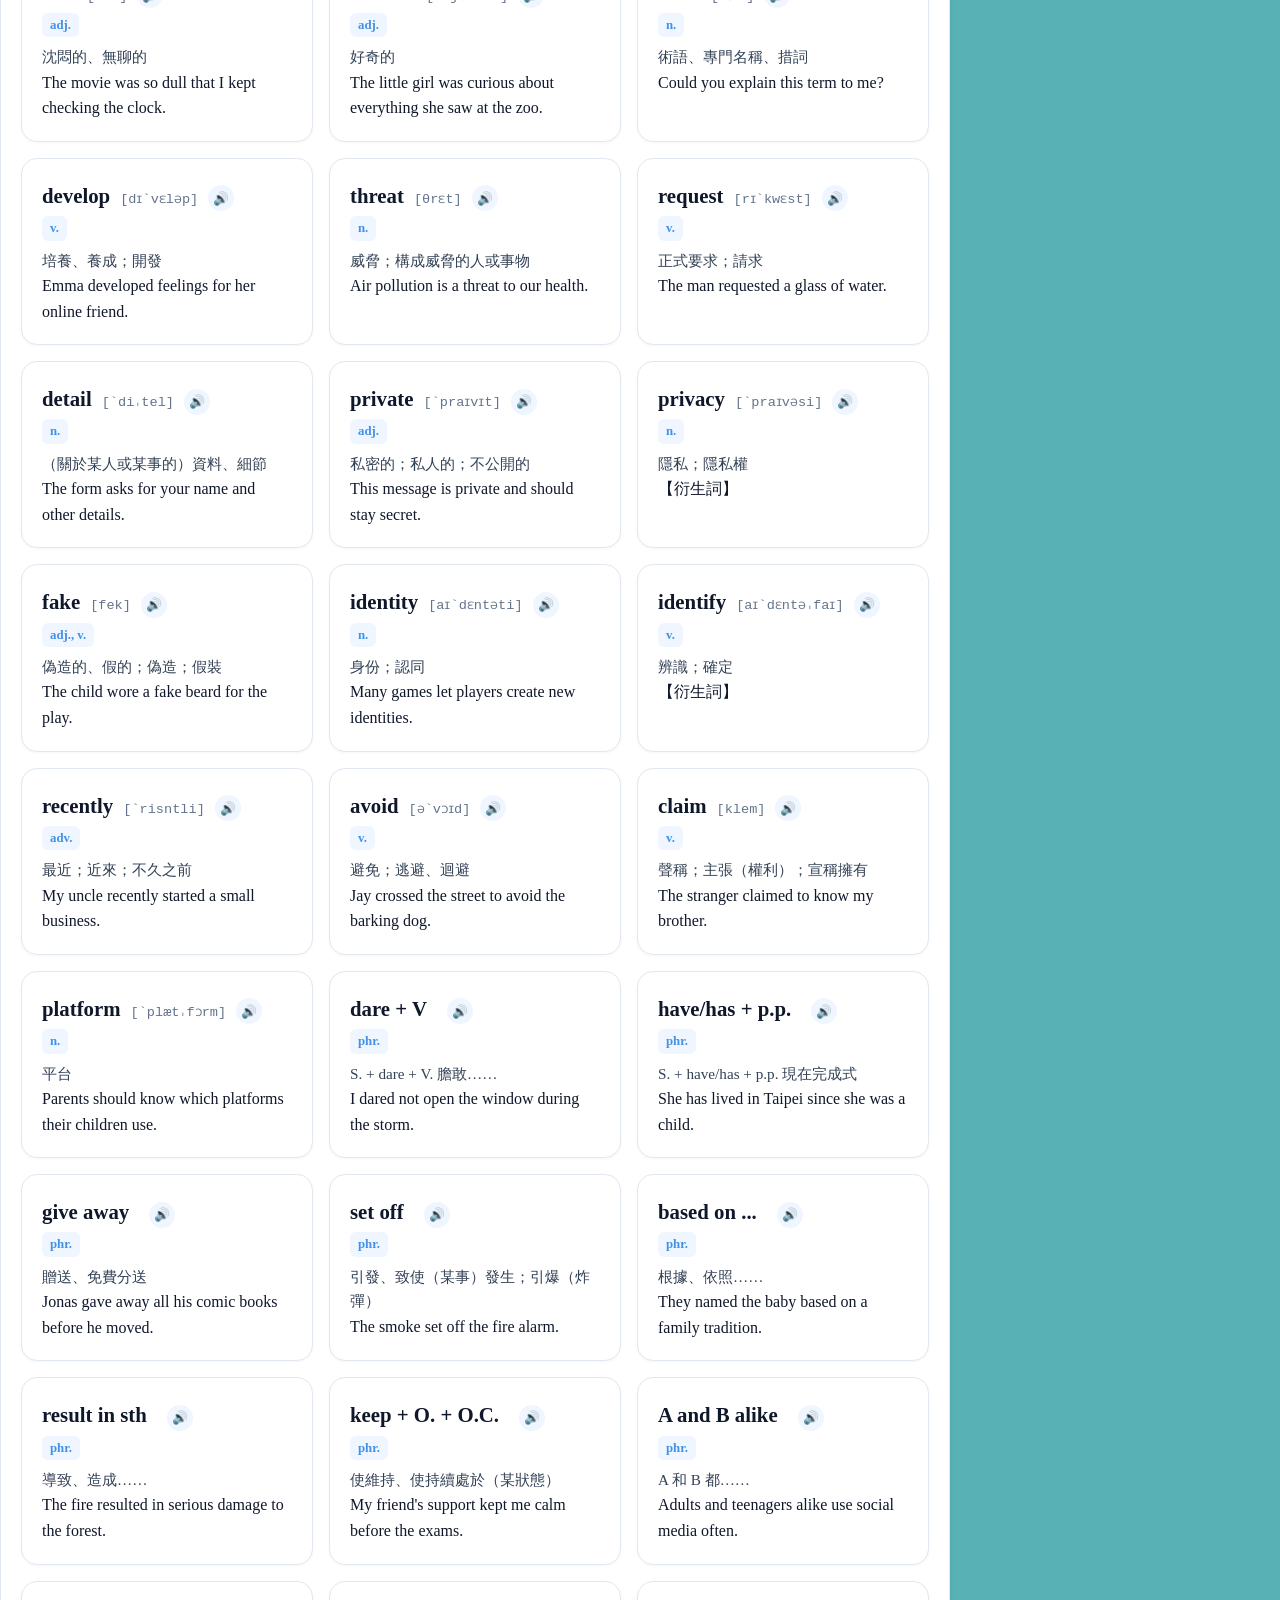
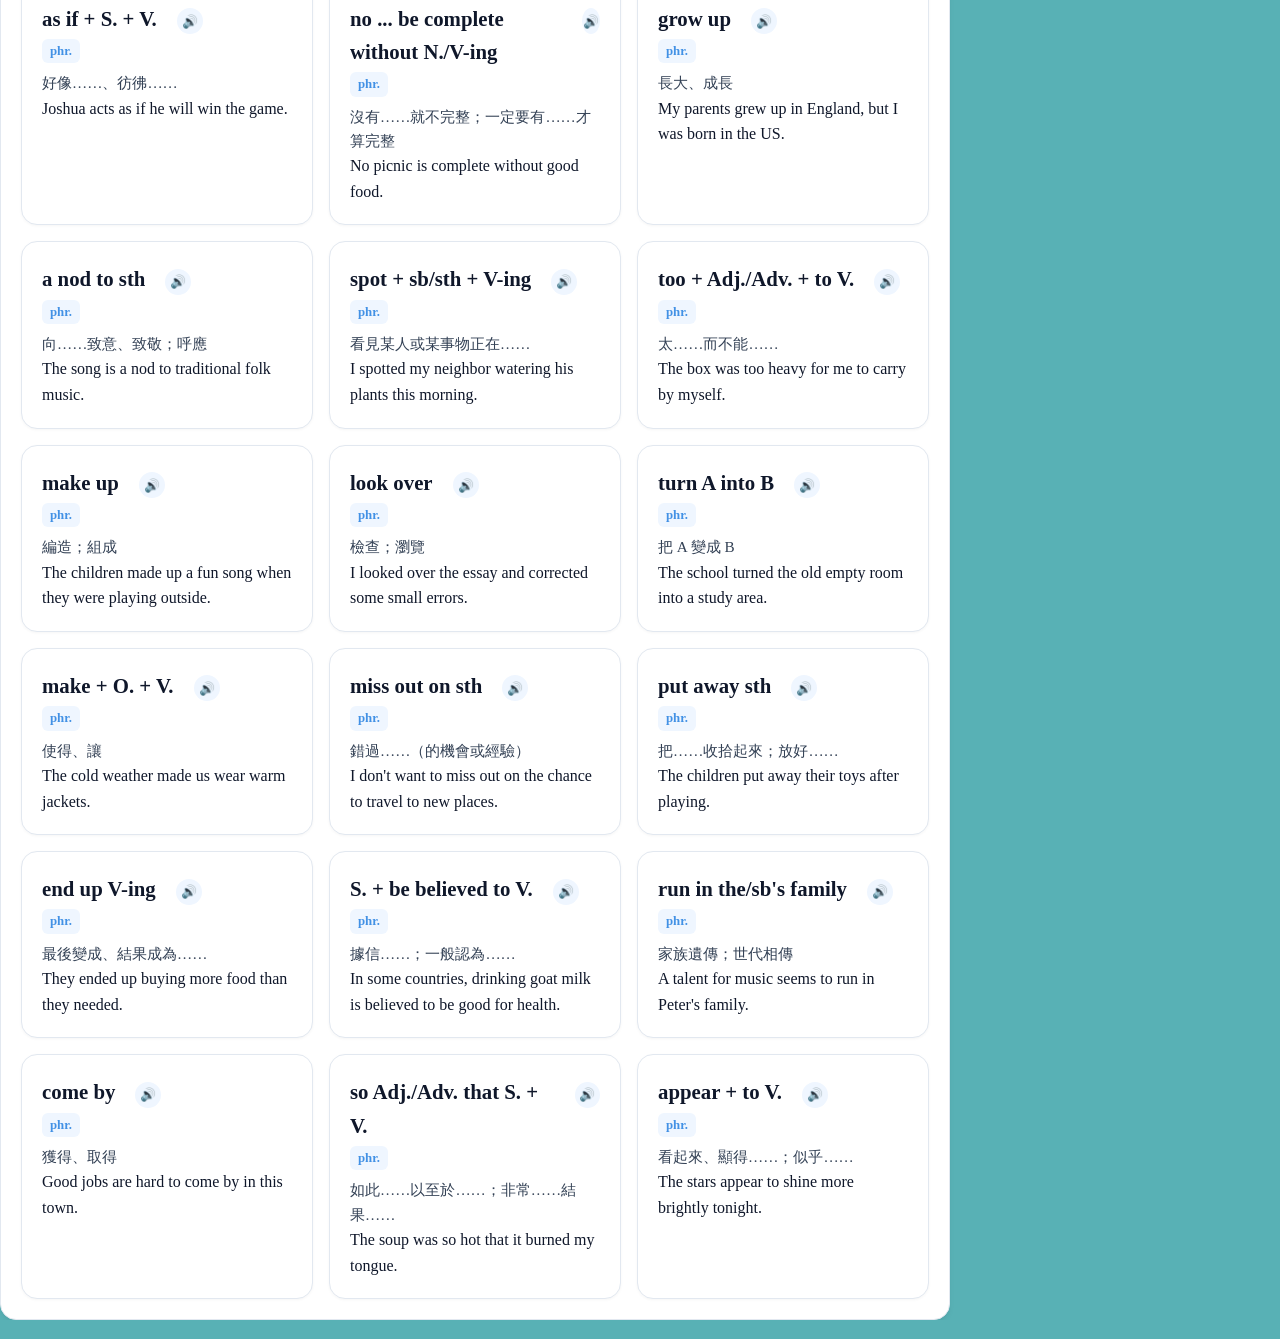
<file: index0.html>
<!DOCTYPE html>
<html lang="zh-TW">
<head>
    <meta charset="UTF-8">
    <meta name="viewport" content="width=device-width, initial-scale=1.0">
    <title>LiveABC英文雜誌 單字複習與測驗</title>
    <!-- 引入獨立的 CSS 樣式檔 -->
    <link rel="stylesheet" href="style.css">
</head>
<body>

<div class="container">
    <h1>📚 LiveABC英文雜誌 單字複習與測驗</h1>

    <!-- 導覽頁籤 -->
    <div class="nav-tabs">
        <button class="nav-btn active" onclick="switchTab('cards')">單字名片</button>
        <button class="nav-btn" onclick="switchTab('quiz')">字彙測驗</button>
        <button class="nav-btn" onclick="switchTab('mistakes')">錯題本 (<span id="mistakeCount">0</span>)</button>
    </div>

    <!-- 1. 單字名片區 -->
    <div id="cards-section" class="section active">
        <div class="controls">
            <div>
                <label>選擇單元：</label>
                <select id="cardUnitSelect" onchange="renderCards()">
                    <!-- <option value="all">總複習 (全部單元)</option> -->
                    <option value="1">115年9月份</option>
                    <!-- <option value="2">第二單元</option>
                    <option value="3">第三單元</option>
                    <option value="4">第四單元</option>
                    <option value="5">第五單元</option> -->
                </select>
            </div>
            <span id="cardCountInfo" style="font-size: 0.9rem; color: #6b7280;"></span>
        </div>
        <div class="card-grid" id="cardGrid"></div>
    </div>

    <!-- 2. 測驗區 -->
    <div id="quiz-section" class="section">
        <div class="controls">
            <div>
                <label>測驗範圍：</label>
                <select id="quizUnitSelect">
                    <!-- <option value="all">總複習 (全部單元)</option> -->
                    <option value="1">115年9月份</option>
                    <!-- <option value="2">第二單元</option>
                    <option value="3">第三單元</option>
                    <option value="4">第四單元</option>
                    <option value="5">第五單元</option> -->
                </select>
            </div>
            <div>
                <label>題型：</label>
                <select id="quizTypeSelect">
                    <option value="en2ch">英選中</option>
                    <option value="ch2en">中選英</option>
                    <option value="spell">拼字填空</option>
                </select>
            </div>
            <div>
                <label>題數模式：</label>
                <select id="quizCountSelect">
                    <option value="10">10 題</option>
                    <option value="all">全部隨機</option>
                </select>
            </div>
            <button class="btn-primary" onclick="startQuiz()">開始測驗</button>
        </div>

        <div id="quizContainer" style="display: none;">
            <div style="display: flex; justify-content: space-between; margin-bottom: 15px; font-weight: 600; color: #4b5563;">
                <span id="quizProgress">第 1 題 / 共 10 題</span>
                <span id="quizScore">得分：0</span>
            </div>
            <div class="quiz-box">
                <div class="quiz-question" id="quizQuestionText">Question</div>
                
                <!-- 選擇題選項 -->
                <div id="choiceContainer" class="options-grid"></div>

                <!-- 拼字題輸入框 -->
                <div id="spellContainer" style="display: none;">
                    <input type="text" id="spellInput" class="spell-input" placeholder="請輸入英文單字..." autocomplete="off">
                    <button class="btn-primary" onclick="submitSpellAnswer()">送出答案</button>
                </div>

                <div class="feedback" id="quizFeedback"></div>
            </div>
            <div style="text-align: right; margin-top: 20px;">
                <button id="nextBtn" class="btn-primary" style="display: none;" onclick="nextQuestion()">下一題</button>
            </div>
        </div>

        <div id="quizStartPrompt" style="text-align: center; padding: 40px; color: #6b7280;">
            請設定上方範圍、題型與題數，並點擊「開始測驗」！
        </div>
    </div>

    <!-- 3. 錯題本區 -->
    <div id="mistakes-section" class="section">
        <div class="controls">
            <span>紀錄您在測驗中答錯的單字與時間</span>
            <button onclick="clearMistakes()" style="background: #fee2e2; color: #991b1b; border: 1px solid #f87171; border-radius: 6px; cursor: pointer; padding: 6px 12px;">清空錯題本</button>
        </div>
        <div id="mistakeTableContainer"></div>
    </div>
</div>

<!-- 優先引入獨立的單字資料庫檔案 -->
<script src="liveABC.js"></script>

<!-- 主系統邏輯 -->
<script>

// 發音功能的 JavaScript 程式碼
function speakWord(wordText) {
    if ('speechSynthesis' in window) {
        // 停止先前正在唸的語音
        window.speechSynthesis.cancel();
        
        const utterance = new SpeechSynthesisUtterance(wordText);
        utterance.lang = 'en-US'; // 設定美式英文發音
        utterance.rate = 0.9;     // 語速稍微放慢一點，適合學習
        window.speechSynthesis.speak(utterance);
    } else {
        alert('您的瀏覽器不支援語音朗讀功能');
    }
}


// 全域狀態
let mistakes = JSON.parse(localStorage.getItem('vocab_mistakes') || '[]');

// 頁籤切換
function switchTab(tabId) {
    document.querySelectorAll('.section').forEach(el => el.classList.remove('active'));
    document.querySelectorAll('.nav-btn').forEach(el => el.classList.remove('active'));
    
    if (tabId === 'cards') {
        document.getElementById('cards-section').classList.add('active');
        event.target.classList.add('active');
        renderCards();
    } else if (tabId === 'quiz') {
        document.getElementById('quiz-section').classList.add('active');
        event.target.classList.add('active');
    } else if (tabId === 'mistakes') {
        document.getElementById('mistakes-section').classList.add('active');
        event.target.classList.add('active');
        renderMistakes();
    }
}

// 取得全部單字總集合
function getAllWords() {
    return [
        ...magazine9WordsData,
        // ...unit2WordsData,
        // ...unit3WordsData,
        // ...unit4WordsData,
        // ...unit5WordsData
    ];
}

// 取得目前選取的單字清單
function getSelectedWords(unitVal) {
if (unitVal === '1' || !unitVal) 
    // 如果未來有多個單字包，可依 unitVal 進行判斷：
    // if (unitVal === '2') return unit2WordsData;
    // return getAllWords(); // 總複習
    
return magazine9WordsData;
}
    // if (unitVal === '1') return unit1WordsData;
    // if (unitVal === '2') return unit2WordsData;
    // if (unitVal === '3') return unit3WordsData;
    // if (unitVal === '4') return unit4WordsData;
    // if (unitVal === '5') return unit5WordsData;
    // return getAllWords(); // 總複習


// 1. 渲染名片（精準排版：單字與詞性靠左，音標旁緊跟發音按鈕）
function renderCards() {
    const unitVal = document.getElementById('cardUnitSelect') ? document.getElementById('cardUnitSelect').value : '1';
    const words = getSelectedWords(unitVal);
    const grid = document.getElementById('cardGrid');
    document.getElementById('cardCountInfo').innerText = `共 ${words.length} 個單字`;
    
    grid.innerHTML = words.map(w => `
        <div class="vocab-card">
            <!-- 第一行：單字與詞性靠左並排 -->
            <div class="word-row">
                <span class="word">${w.vocab}</span>
                
                 <span class="kk">${w.kk || ''}</span>
                <button class="speak-btn-inline" onclick="speakWord('${w.vocab}')" title="發音">🔊</button>
            </div>
            
            <!-- 第二行：音標旁邊緊跟著小喇叭 -->
            <div class="kk-row">
             <span class="pos">${w.pos}</span>  
                
            </div>

            <div class="def">${w.definition}</div>
            ${w.extension ? `<div class="ext">${w.extension}</div>` : ''}
        </div>
    `).join('');
}


// 音效系統 (Web Audio API)
function playSound(type) {
    try {
        const audioCtx = new (window.AudioContext || window.webkitAudioContext)();
        const osc = audioCtx.createOscillator();
        const gain = audioCtx.createGain();
        osc.connect(gain);
        gain.connect(audioCtx.destination);

        const now = audioCtx.currentTime;
        if (type === 'correct') {
            osc.frequency.setValueAtTime(587.33, now); // D5
            osc.frequency.setValueAtTime(880, now + 0.1); // A5
            gain.gain.setValueAtTime(0.1, now);
            gain.gain.exponentialRampToValueAtTime(0.001, now + 0.3);
            osc.start(now);
            osc.stop(now + 0.3);
        } else {
            osc.type = 'sawtooth';
            osc.frequency.setValueAtTime(150, now);
            osc.frequency.setValueAtTime(100, now + 0.15);
            gain.gain.setValueAtTime(0.15, now);
            gain.gain.exponentialRampToValueAtTime(0.001, now + 0.4);
            osc.start(now);
            osc.stop(now + 0.4);
        }
    } catch (e) {
        console.log("Audio not supported or blocked");
    }
}

// 2. 測驗邏輯
let quizList = [];
let currentIdx = 0;
let score = 0;
let currentQuestionData = null;

function startQuiz() {
    const unitVal = document.getElementById('quizUnitSelect').value;
    const typeVal = document.getElementById('quizTypeSelect').value;
    const countVal = document.getElementById('quizCountSelect').value;
    
    let pool = getSelectedWords(unitVal);
    if (pool.length < 4 && typeVal !== 'spell') {
        alert("單字數量不足 4 個，無法產生選擇題選項！");
        return;
    }

    

    // 隨機打散全部單字
    let shuffledPool = [...pool].sort(() => 0.5 - Math.random());

    // 依照選擇的題數模式決定測驗清單
    if (countVal === '10') {
        quizList = shuffledPool.slice(0, Math.min(10, shuffledPool.length));
    } else {
        quizList = shuffledPool; // 全部隨機
    }

    currentIdx = 0;
    score = 0;

    document.getElementById('quizStartPrompt').style.display = 'none';
    document.getElementById('quizContainer').style.display = 'block';
    loadQuestion();
}




function loadQuestion() {
    if (currentIdx >= quizList.length) {
        // 測驗結束時，直接重新呼叫 startQuiz() 即可實現「再做一次」！
        // 如果你想顯示分數，可以用一個專門的結算區塊，或是簡單用 confirm / alert，再不然就這樣寫：
        const quizContainer = document.getElementById('quizContainer');
        quizContainer.innerHTML = `
            <div style="text-align: center; padding: 40px;" id="quizResultScreen">
                <h2>🎉 測驗結束！</h2>
                <p style="font-size: 1.5rem; margin: 20px 0;">您的最終得分：<strong>${score} / ${quizList.length}</strong></p>
                <button class="btn-primary" onclick="location.reload()">回首頁</button>
                <button class="btn-primary" id="retryBtn">再做一次</button>
            </div>
        `;
        
        // 用 JavaScript 綁定事件監聽器，避開內聯 onclick 抓不到環境的問題
        document.getElementById('retryBtn').addEventListener('click', function() {
            startQuiz();
        });
        return;
    }
    
    // ... 後續原本載入題目的程式碼保持不變 ...

    currentQuestionData = quizList[currentIdx];
    document.getElementById('quizProgress').innerText = `第 ${currentIdx + 1} 題 / 共 ${quizList.length} 題`;
    document.getElementById('quizScore').innerText = `得分：${score}`;
    document.getElementById('quizFeedback').innerText = '';
    document.getElementById('nextBtn').style.display = 'none';

    const typeVal = document.getElementById('quizTypeSelect').value;
    const choiceContainer = document.getElementById('choiceContainer');
    const spellContainer = document.getElementById('spellContainer');

    if (typeVal === 'en2ch') {
        choiceContainer.style.display = 'grid';
        spellContainer.style.display = 'none';
        document.getElementById('quizQuestionText').innerText = `請問 "${currentQuestionData.vocab}" 的意思為何？`;
        
        let options = [currentQuestionData.definition];
        let otherPool = getAllWords().filter(w => w.vocab !== currentQuestionData.vocab);
        while (options.length < 4 && otherPool.length > 0) {
            let randWord = otherPool.splice(Math.floor(Math.random() * otherPool.length), 1)[0];
            if (!options.includes(randWord.definition)) options.push(randWord.definition);
        }
        options.sort(() => 0.5 - Math.random());

        choiceContainer.innerHTML = options.map(opt => `
            <button class="option-btn" onclick="checkChoiceAnswer('${opt.replace(/'/g, "\\'")}')">${opt}</button>
        `).join('');

    } else if (typeVal === 'ch2en') {
        choiceContainer.style.display = 'grid';
        spellContainer.style.display = 'none';
        document.getElementById('quizQuestionText').innerText = `下列何者代表 "${currentQuestionData.definition}"？`;
        
        let options = [currentQuestionData.vocab];
        let otherPool = getAllWords().filter(w => w.vocab !== currentQuestionData.vocab);
        while (options.length < 4 && otherPool.length > 0) {
            let randWord = otherPool.splice(Math.floor(Math.random() * otherPool.length), 1)[0];
            if (!options.includes(randWord.vocab)) options.push(randWord.vocab);
        }
        options.sort(() => 0.5 - Math.random());

        choiceContainer.innerHTML = options.map(opt => `
            <button class="option-btn" onclick="checkChoiceAnswer('${opt}')">${opt}</button>
        `).join('');

    } else if (typeVal === 'spell') {
        choiceContainer.style.display = 'none';
        spellContainer.style.display = 'block';
        document.getElementById('quizQuestionText').innerText = `請拼出符合以下定義的單字：\n【${currentQuestionData.definition}】`;
        document.getElementById('spellInput').value = '';
        document.getElementById('spellInput').focus();
    }
}

function checkChoiceAnswer(selected) {
    const typeVal = document.getElementById('quizTypeSelect').value;
    // 根據題型決定正確答案是英文單字還是中文定義
    const targetVal = (typeVal === 'ch2en' ? currentQuestionData.vocab : currentQuestionData.definition).trim();
    
    const isCorrect = (selected.trim() === targetVal);
    const fb = document.getElementById('quizFeedback');
    
    // 禁用所有選項按鈕，防止重複點擊
    const buttons = document.querySelectorAll('.option-btn');
    buttons.forEach(btn => {
        btn.disabled = true;
        const btnText = btn.innerText.trim();
        
        if (btnText === targetVal || btnText.includes(targetVal)) {
            btn.classList.add('correct-answer');
        } else if (btnText === selected.trim() || btnText.includes(selected.trim())) {
            btn.classList.add('wrong-answer');
        }
    });

    if (isCorrect) {
        score++;
        fb.innerText = '答對了！太棒了！';
        fb.className = 'feedback correct';
        playSound('correct');
    } else {
        fb.innerText = `答錯了！正確答案是：${currentQuestionData.vocab} (${currentQuestionData.definition})`;
        fb.className = 'feedback incorrect';
        playSound('incorrect');
        addMistake(currentQuestionData);
    }

    document.getElementById('quizScore').innerText = `得分：${score}`;
    document.getElementById('nextBtn').style.display = 'inline-block';
}

function submitSpellAnswer() {
    const userVal = document.getElementById('spellInput').value.trim().toLowerCase();
    const isCorrect = (userVal === currentQuestionData.vocab.toLowerCase());
    handleAnswerResult(isCorrect);
}

function handleAnswerResult(isCorrect) {
    const fb = document.getElementById('quizFeedback');
    document.querySelectorAll('.option-btn').forEach(btn => btn.disabled = true);

    if (isCorrect) {
        score++;
        fb.innerText = '答對了！太棒了！';
        fb.className = 'feedback correct';
        playSound('correct');
    } else {
        fb.innerText = `答錯了！正確答案是：${currentQuestionData.vocab} (${currentQuestionData.definition})`;
        fb.className = 'feedback incorrect';
        playSound('incorrect');
        addMistake(currentQuestionData);
    }

    document.getElementById('quizScore').innerText = `得分：${score}`;
    document.getElementById('nextBtn').style.display = 'inline-block';
}

function nextQuestion() {
    currentIdx++;
    loadQuestion();
}

// 3. 錯題本管理
function addMistake(wordObj) {
    const now = new Date();
    const timestamp = `${now.getFullYear()}-${String(now.getMonth()+1).padStart(2,'0')}-${String(now.getDate()).padStart(2,'0')} ${String(now.getHours()).padStart(2,'0')}:${String(now.getMinutes()).padStart(2,'0')}:${String(now.getSeconds()).padStart(2,'0')}`;
    
    mistakes = mistakes.filter(m => m.vocab !== wordObj.vocab);
    mistakes.unshift({ ...wordObj, timestamp });
    
    localStorage.setItem('vocab_mistakes', JSON.stringify(mistakes));
    updateMistakeCount();
}

function updateMistakeCount() {
    document.getElementById('mistakeCount').innerText = mistakes.length;
}

function renderMistakes() {
    const container = document.getElementById('mistakeTableContainer');
    updateMistakeCount();

    if (mistakes.length === 0) {
        container.innerHTML = `<div class="empty-msg">太棒了！目前沒有錯題紀錄。</div>`;
        return;
    }

    container.innerHTML = `
        <table>
            <thead>
                <tr>
                    <th>單字</th>
                    <th>KK / 詞性</th>
                    <th>中文定義</th>
                    <th>錯題時間</th>
                </tr>
            </thead>
            <tbody>
                ${mistakes.map(m => `
                    <tr>
                        <td><strong>${m.vocab}</strong></td>
                        <td>${m.kk}<br><span style="font-size:0.75rem; color:#6b7280">${m.pos}</span></td>
                        <td>${m.definition}</td>
                        <td class="timestamp">${m.timestamp}</td>
                    </tr>
                `).join('')}
            </tbody>
        </table>
    `;
}

function clearMistakes() {
    if (confirm("確定要清空所有錯題紀錄嗎？")) {
        mistakes = [];
        localStorage.removeItem('vocab_mistakes');
        renderMistakes();
    }
}

// 初始化
updateMistakeCount();
renderCards();
</script>

</body>
</html>
</file>
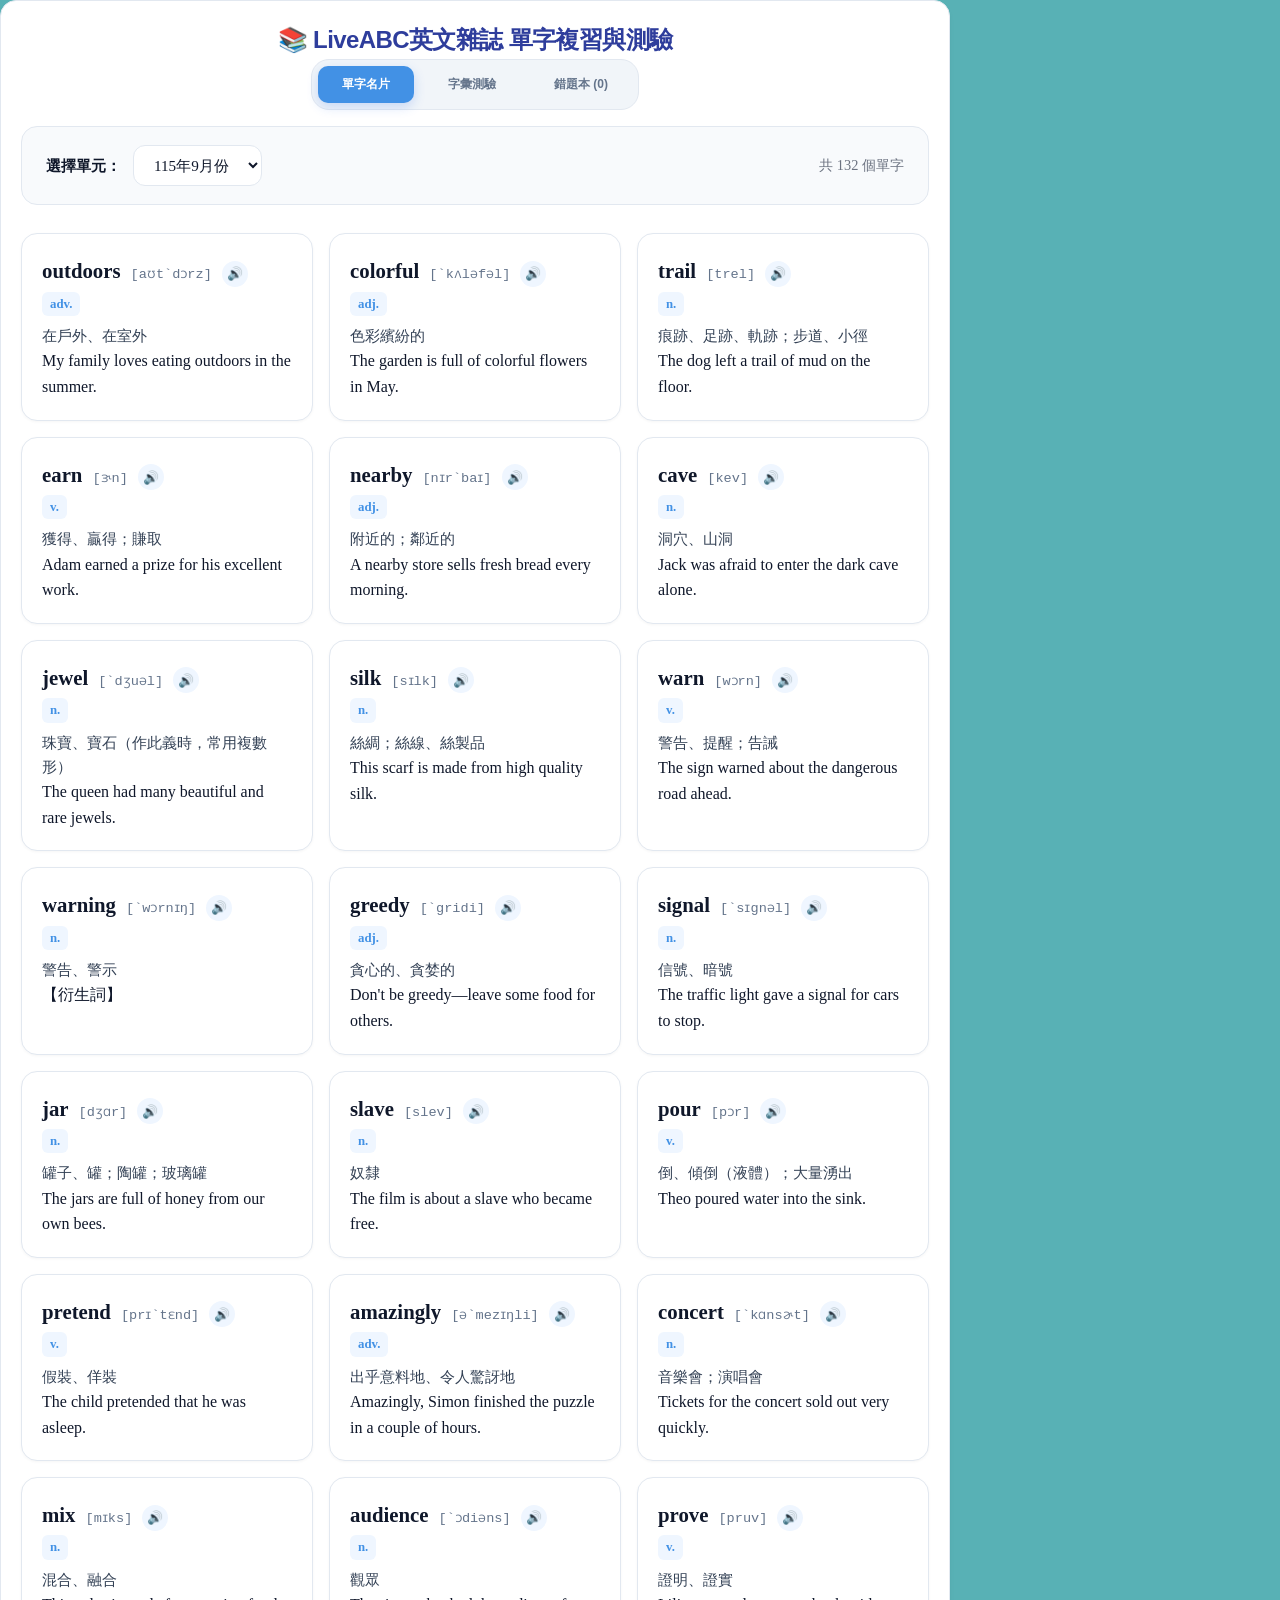
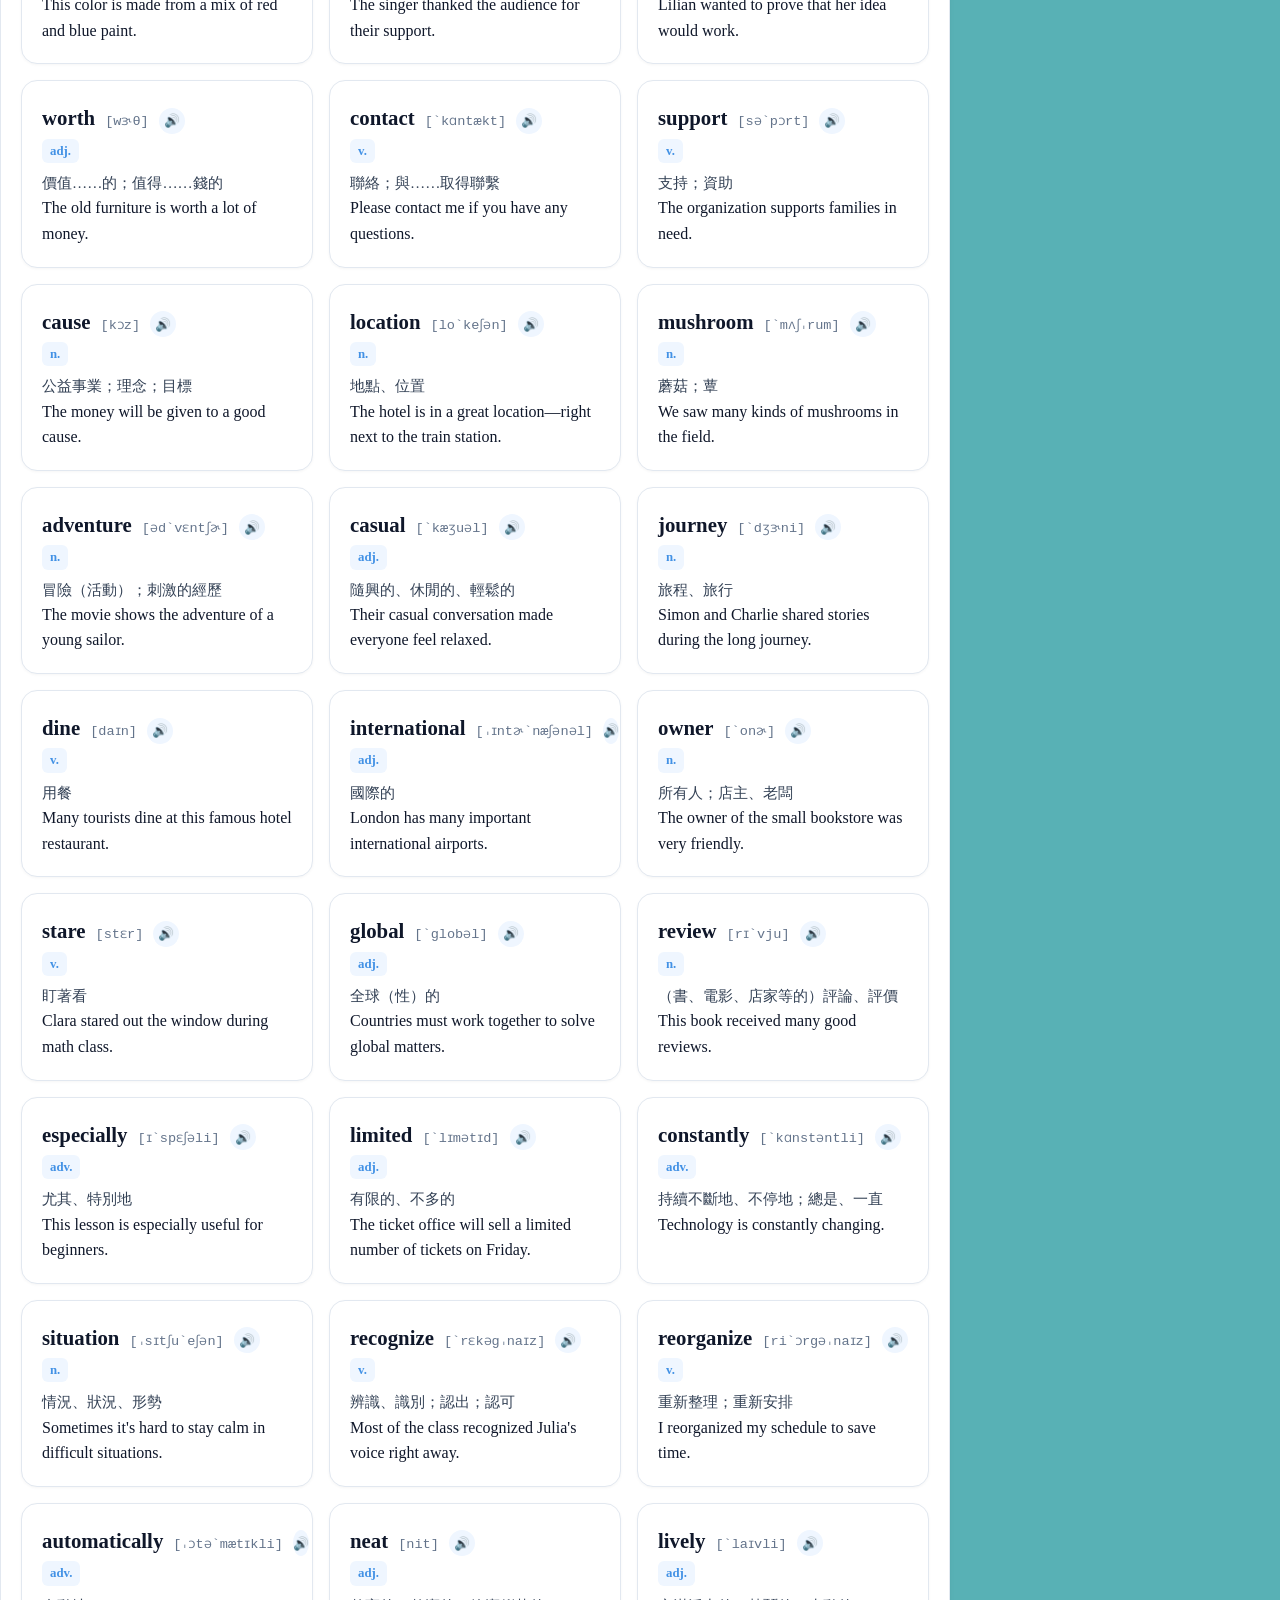
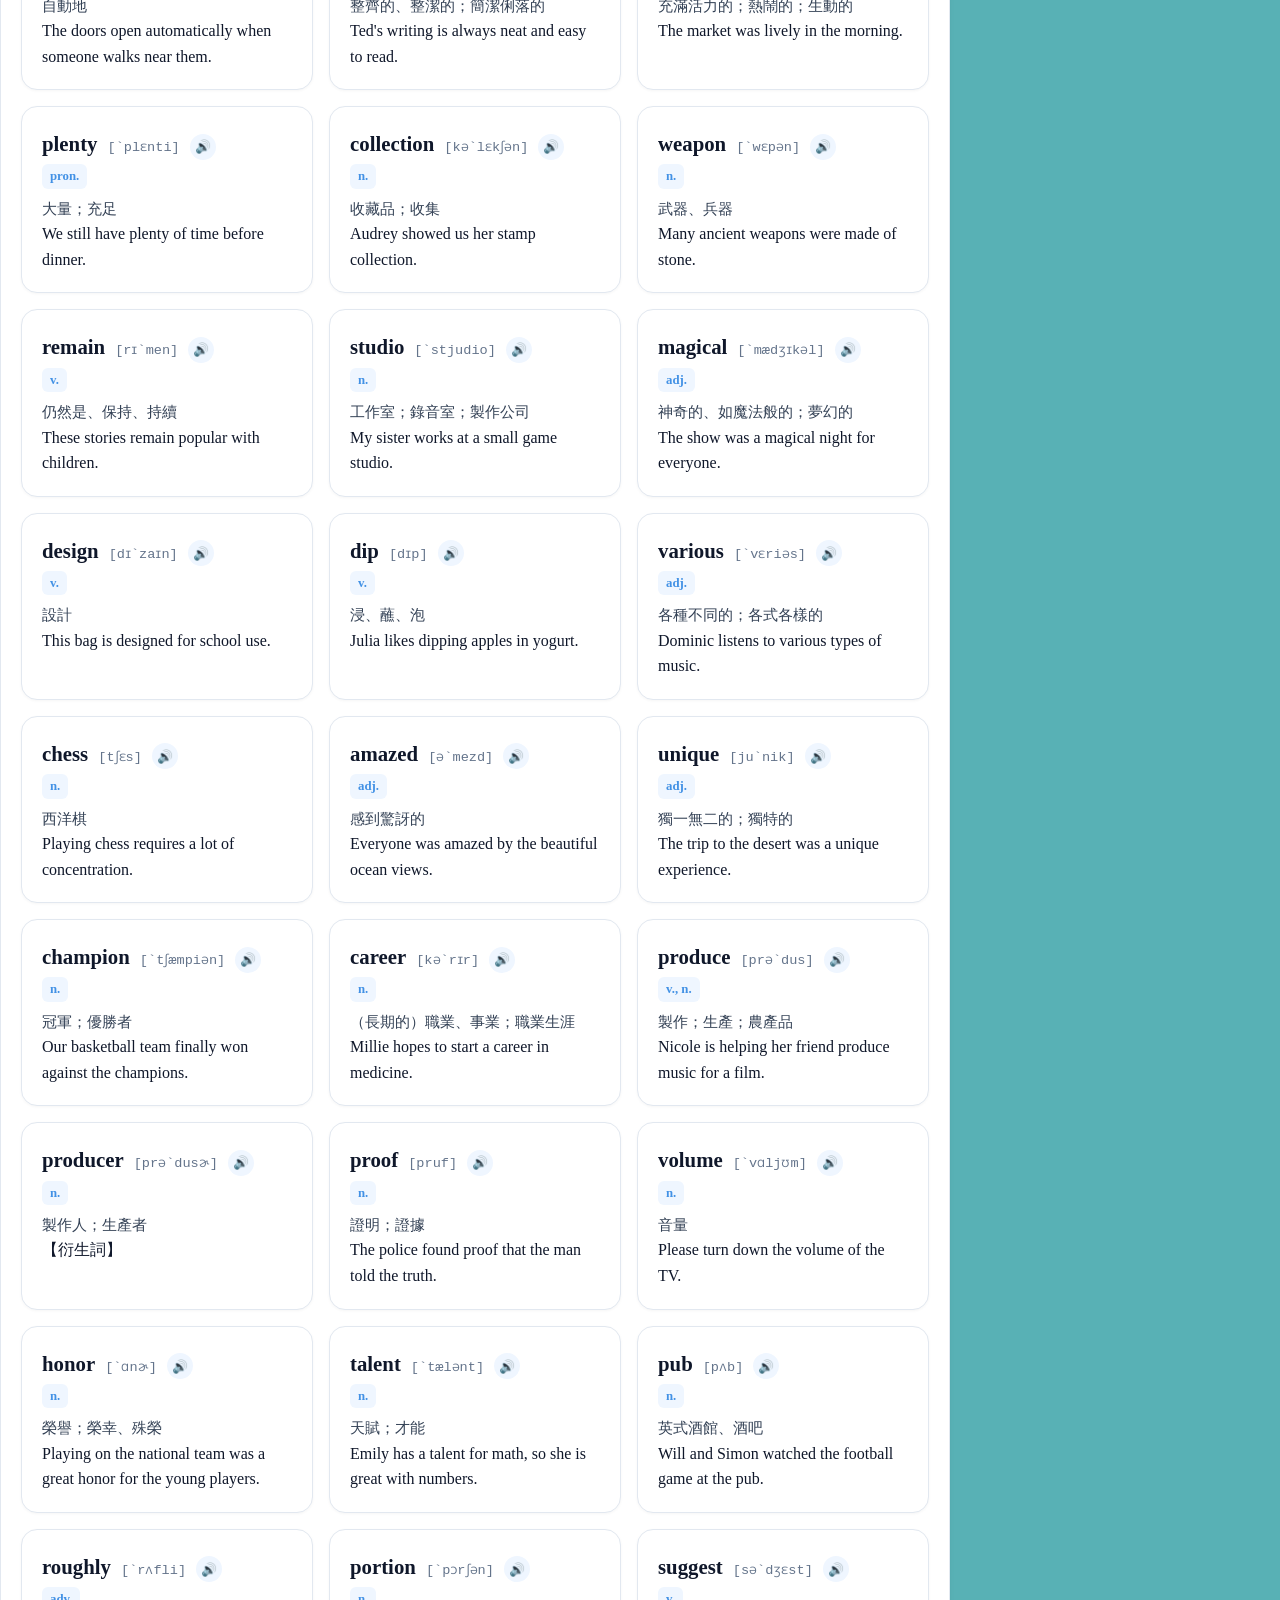
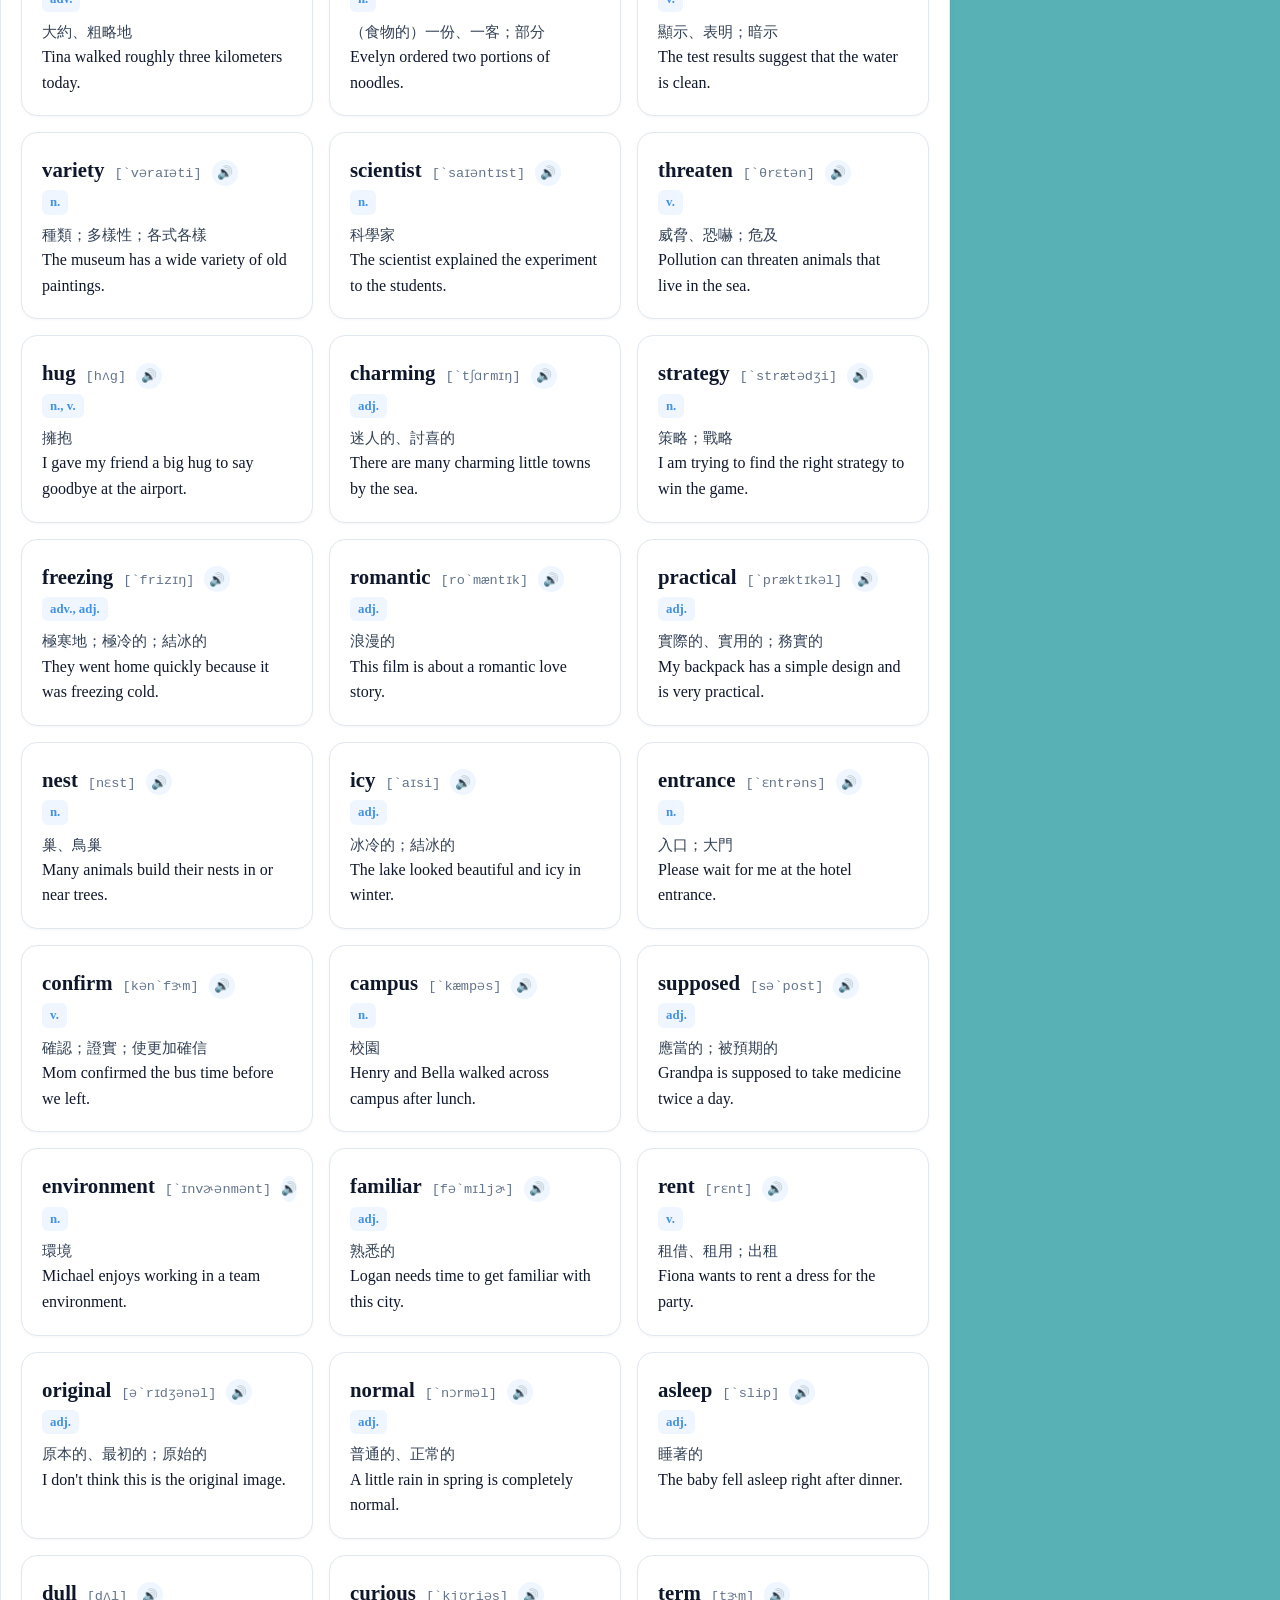
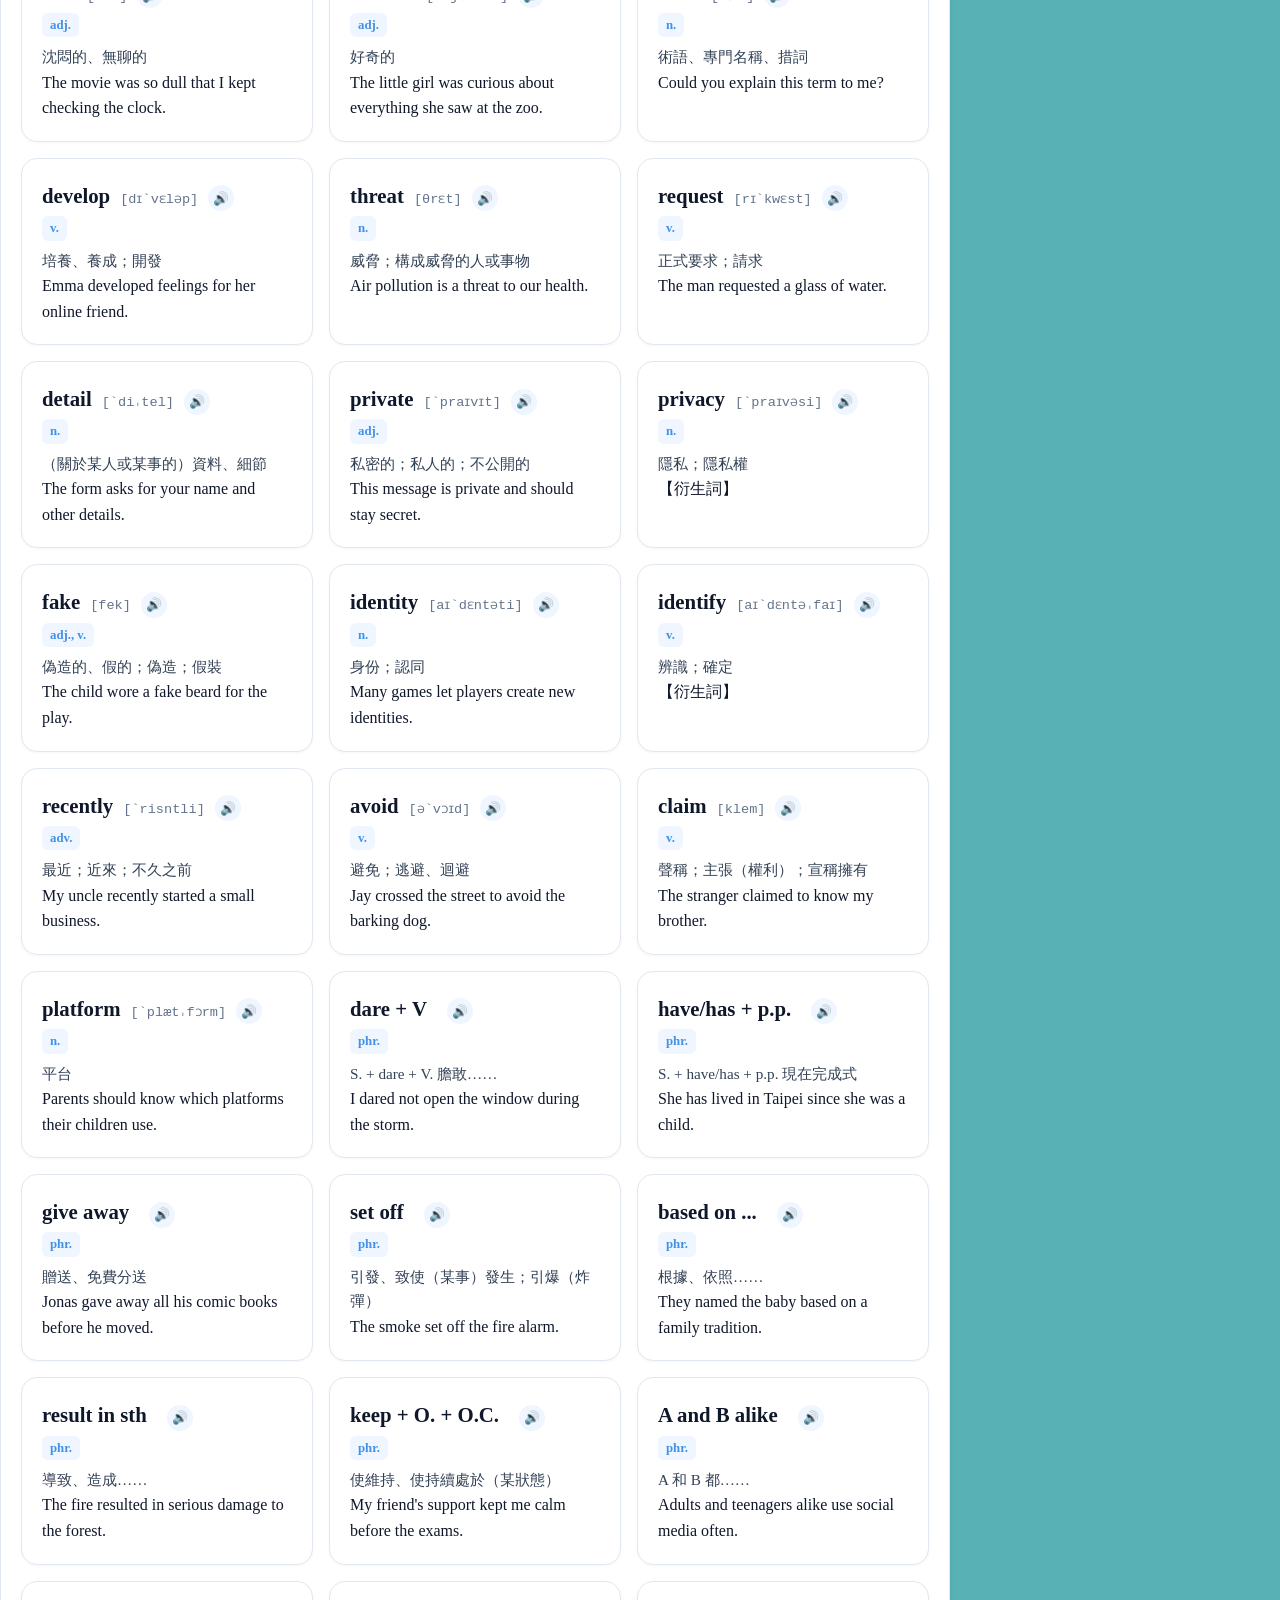
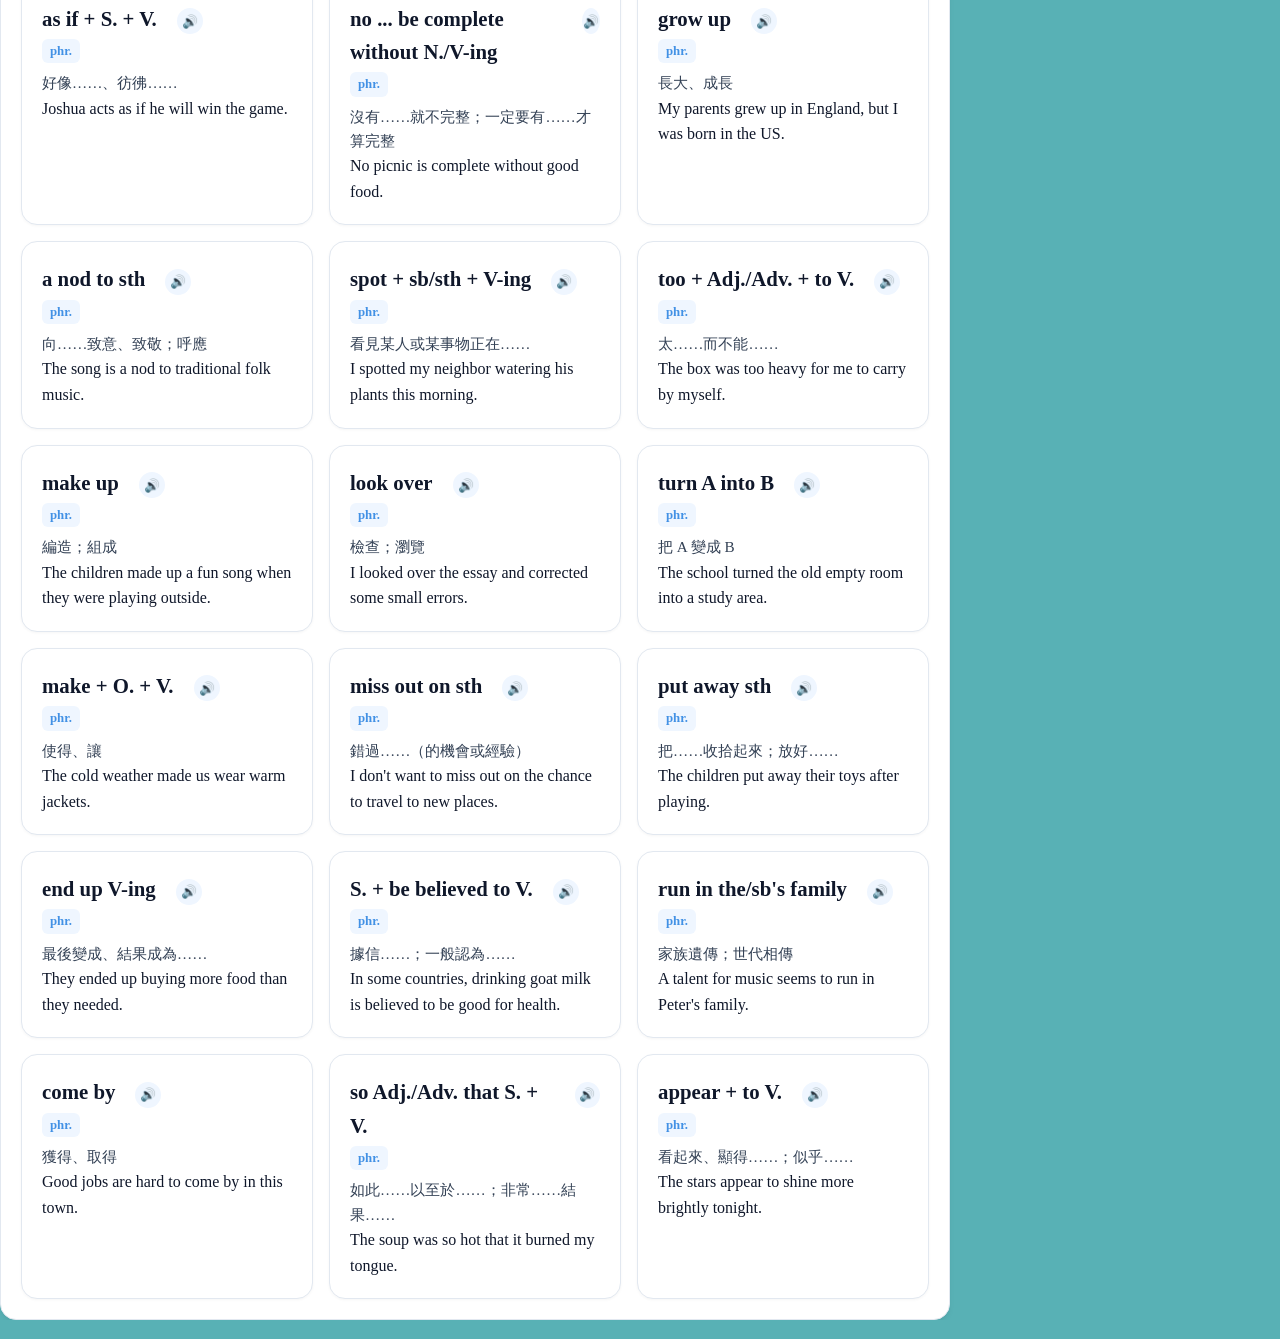
<file: index1.html>
<!DOCTYPE html>
<html lang="zh-TW">
<head>
    <meta charset="UTF-8">
    <meta name="viewport" content="width=device-width, initial-scale=1.0">
    <title>LiveABC英文雜誌 單字複習與測驗</title>
    <!-- 引入獨立的 CSS 樣式檔 -->
    <link rel="stylesheet" href="style.css">
</head>
<body>

<div class="container">
    <h1>📚 LiveABC英文雜誌 單字複習與測驗</h1>

    <!-- 導覽頁籤 -->
    <div class="nav-tabs">
        <button class="nav-btn active" onclick="switchTab('cards')">單字名片</button>
        <button class="nav-btn" onclick="switchTab('quiz')">字彙測驗</button>
        <button class="nav-btn" onclick="switchTab('mistakes')">錯題本 (<span id="mistakeCount">0</span>)</button>
    </div>

    <!-- 1. 單字名片區 -->
    <div id="cards-section" class="section active">
        <div class="controls">
            <div>
                <label>選擇單元：</label>
                <select id="cardUnitSelect" onchange="renderCards()">
                    <!-- <option value="all">總複習 (全部單元)</option> -->
                    <option value="1">115年9月份</option>
                    <!-- <option value="2">第二單元</option>
                    <option value="3">第三單元</option>
                    <option value="4">第四單元</option>
                    <option value="5">第五單元</option> -->
                </select>
            </div>
            <span id="cardCountInfo" style="font-size: 0.9rem; color: #6b7280;"></span>
        </div>
        <div class="card-grid" id="cardGrid"></div>
    </div>

    <!-- 2. 測驗區 -->
    <div id="quiz-section" class="section">
        <div class="controls">
            <div>
                <label>測驗範圍：</label>
                <select id="quizUnitSelect">
                    <!-- <option value="all">總複習 (全部單元)</option> -->
                    <option value="1">115年9月份</option>
                    <!-- <option value="2">第二單元</option>
                    <option value="3">第三單元</option>
                    <option value="4">第四單元</option>
                    <option value="5">第五單元</option> -->
                </select>
            </div>
            <div>
                <label>題型：</label>
                <select id="quizTypeSelect">
                    <option value="en2ch">英選中</option>
                    <option value="ch2en">中選英</option>
                    <option value="spell">拼字填空</option>
                </select>
            </div>
            <div>
                <label>題數模式：</label>
                <select id="quizCountSelect">
                    <option value="10">10 題</option>
                    <option value="all">全部隨機</option>
                </select>
            </div>
            <button class="btn-primary" onclick="startQuiz()">開始測驗</button>
        </div>

        <div id="quizContainer" style="display: none;">
            <div style="display: flex; justify-content: space-between; margin-bottom: 15px; font-weight: 600; color: #4b5563;">
                <span id="quizProgress">第 1 題 / 共 10 題</span>
                <span id="quizScore">得分：0</span>
            </div>
            <div class="quiz-box">
                <div class="quiz-question" id="quizQuestionText">Question</div>
                
                <!-- 選擇題選項 -->
                <div id="choiceContainer" class="options-grid"></div>

                <!-- 拼字題輸入框 -->
                <div id="spellContainer" style="display: none;">
                    <input type="text" id="spellInput" class="spell-input" placeholder="請輸入英文單字..." autocomplete="off">
                    <button class="btn-primary" onclick="submitSpellAnswer()">送出答案</button>
                </div>

                <div class="feedback" id="quizFeedback"></div>
            </div>
            <div style="text-align: right; margin-top: 20px;">
                <button id="nextBtn" class="btn-primary" style="display: none;" onclick="nextQuestion()">下一題</button>
            </div>
        </div>

        <div id="quizStartPrompt" style="text-align: center; padding: 40px; color: #6b7280;">
            請設定上方範圍、題型與題數，並點擊「開始測驗」！
        </div>
    </div>

    <!-- 3. 錯題本區 -->
    <div id="mistakes-section" class="section">
        <div class="controls">
            <span>紀錄您在測驗中答錯的單字與時間</span>
            <button onclick="clearMistakes()" style="background: #fee2e2; color: #991b1b; border: 1px solid #f87171; border-radius: 6px; cursor: pointer; padding: 6px 12px;">清空錯題本</button>
        </div>
        <div id="mistakeTableContainer"></div>
    </div>
</div>

<!-- 優先引入獨立的單字資料庫檔案 -->
<script src="liveABC.js"></script>

<!-- 主系統邏輯 -->
<script>

// 發音功能的 JavaScript 程式碼
function speakWord(wordText) {
    if ('speechSynthesis' in window) {
        // 停止先前正在唸的語音
        window.speechSynthesis.cancel();
        
        const utterance = new SpeechSynthesisUtterance(wordText);
        utterance.lang = 'en-US'; // 設定美式英文發音
        utterance.rate = 0.9;     // 語速稍微放慢一點，適合學習
        window.speechSynthesis.speak(utterance);
    } else {
        alert('您的瀏覽器不支援語音朗讀功能');
    }
}


// 全域狀態
let mistakes = JSON.parse(localStorage.getItem('vocab_mistakes') || '[]');

// 頁籤切換
function switchTab(tabId) {
    document.querySelectorAll('.section').forEach(el => el.classList.remove('active'));
    document.querySelectorAll('.nav-btn').forEach(el => el.classList.remove('active'));
    
    if (tabId === 'cards') {
        document.getElementById('cards-section').classList.add('active');
        event.target.classList.add('active');
        renderCards();
    } else if (tabId === 'quiz') {
        document.getElementById('quiz-section').classList.add('active');
        event.target.classList.add('active');
    } else if (tabId === 'mistakes') {
        document.getElementById('mistakes-section').classList.add('active');
        event.target.classList.add('active');
        renderMistakes();
    }
}

// 取得全部單字總集合
function getAllWords() {
    return [
        ...magazine9WordsData,
        // ...unit2WordsData,
        // ...unit3WordsData,
        // ...unit4WordsData,
        // ...unit5WordsData
    ];
}

// 取得目前選取的單字清單
function getSelectedWords(unitVal) {
if (unitVal === '1' || !unitVal) 
    // 如果未來有多個單字包，可依 unitVal 進行判斷：
    // if (unitVal === '2') return unit2WordsData;
    // return getAllWords(); // 總複習
    
return magazine9WordsData;
}
    // if (unitVal === '1') return unit1WordsData;
    // if (unitVal === '2') return unit2WordsData;
    // if (unitVal === '3') return unit3WordsData;
    // if (unitVal === '4') return unit4WordsData;
    // if (unitVal === '5') return unit5WordsData;
    // return getAllWords(); // 總複習


// 1. 渲染名片（精準排版：單字與詞性靠左，音標旁緊跟發音按鈕）
function renderCards() {
    const unitVal = document.getElementById('cardUnitSelect') ? document.getElementById('cardUnitSelect').value : '1';
    const words = getSelectedWords(unitVal);
    const grid = document.getElementById('cardGrid');
    document.getElementById('cardCountInfo').innerText = `共 ${words.length} 個單字`;
    
    grid.innerHTML = words.map(w => `
        <div class="vocab-card">
            <!-- 第一行：單字與詞性靠左並排 -->
            <div class="word-row">
                <span class="word">${w.vocab}</span>
                
                 <span class="kk">${w.kk || ''}</span>
                <button class="speak-btn-inline" onclick="speakWord('${w.vocab}')" title="發音">🔊</button>
            </div>
            
            <!-- 第二行：音標旁邊緊跟著小喇叭 -->
            <div class="kk-row">
             <span class="pos">${w.pos}</span>  
                
            </div>

            <div class="def">${w.definition}</div>
            ${w.extension ? `<div class="ext">${w.extension}</div>` : ''}
        </div>
    `).join('');
}


// 音效系統 (Web Audio API)
function playSound(type) {
    try {
        const audioCtx = new (window.AudioContext || window.webkitAudioContext)();
        const osc = audioCtx.createOscillator();
        const gain = audioCtx.createGain();
        osc.connect(gain);
        gain.connect(audioCtx.destination);

        const now = audioCtx.currentTime;
        if (type === 'correct') {
            osc.frequency.setValueAtTime(587.33, now); // D5
            osc.frequency.setValueAtTime(880, now + 0.1); // A5
            gain.gain.setValueAtTime(0.1, now);
            gain.gain.exponentialRampToValueAtTime(0.001, now + 0.3);
            osc.start(now);
            osc.stop(now + 0.3);
        } else {
            osc.type = 'sawtooth';
            osc.frequency.setValueAtTime(150, now);
            osc.frequency.setValueAtTime(100, now + 0.15);
            gain.gain.setValueAtTime(0.15, now);
            gain.gain.exponentialRampToValueAtTime(0.001, now + 0.4);
            osc.start(now);
            osc.stop(now + 0.4);
        }
    } catch (e) {
        console.log("Audio not supported or blocked");
    }
}

// 2. 測驗邏輯
let quizList = [];
let currentIdx = 0;
let score = 0;
let currentQuestionData = null;

function startQuiz() {
    const unitVal = document.getElementById('quizUnitSelect').value;
    const typeVal = document.getElementById('quizTypeSelect').value;
    const countVal = document.getElementById('quizCountSelect').value;
    
    let pool = getSelectedWords(unitVal);
    if (pool.length < 4 && typeVal !== 'spell') {
        alert("單字數量不足 4 個，無法產生選擇題選項！");
        return;
    }


// 確保 quizContainer 內部的題目結構完整（防止被結算畫面覆蓋後消失）<div id="choiceContainer" style="display: grid; gap: 10px; margin-bottom: 15px;"></div>
    document.getElementById('quizContainer').innerHTML = `
        <div id="quizProgress" style="font-weight: bold; margin-bottom: 10px;"></div>
        <div id="quizScore" style="margin-bottom: 10px;"></div>
        <div id="quizQuestionText" style="font-size: 1.2rem; margin-bottom: 15px;"></div>
        <div id="choiceContainer" class="choice-container"></div>
     
        <div id="spellContainer" style="display: none; margin-bottom: 15px;">
            <input type="text" id="spellInput" class="spell-input" placeholder="請輸入單字...">
            <button class="btn-primary" onclick="submitSpellAnswer()">送出</button>
        </div>
        <div id="quizFeedback" style="margin-bottom: 15px; font-weight: bold;"></div>
        <button id="nextBtn" class="btn-primary" style="display: none;" onclick="nextQuestion()">下一題</button>
    `;




    

    // 隨機打散全部單字
    let shuffledPool = [...pool].sort(() => 0.5 - Math.random());

    // 依照選擇的題數模式決定測驗清單
    if (countVal === '10') {
        quizList = shuffledPool.slice(0, Math.min(10, shuffledPool.length));
    } else {
        quizList = shuffledPool; // 全部隨機
    }

    currentIdx = 0;
    score = 0;

    document.getElementById('quizStartPrompt').style.display = 'none';
    document.getElementById('quizContainer').style.display = 'block';
    loadQuestion();
}




function loadQuestion() {
    if (currentIdx >= quizList.length) {
        // 測驗結束時，直接重新呼叫 startQuiz() 即可實現「再做一次」！
        // 如果你想顯示分數，可以用一個專門的結算區塊，或是簡單用 confirm / alert，再不然就這樣寫：
        const quizContainer = document.getElementById('quizContainer');
        quizContainer.innerHTML = `
            <div style="text-align: center; padding: 40px;" id="quizResultScreen">
                <h2>🎉 測驗結束！</h2>
                <p style="font-size: 1.5rem; margin: 20px 0;">您的最終得分：<strong>${score} / ${quizList.length}</strong></p>
                <button class="btn-primary" onclick="location.reload()">回首頁</button>
                <button class="btn-primary" id="retryBtn">再做一次</button>
            </div>
        `;
        
        // 用 JavaScript 綁定事件監聽器，避開內聯 onclick 抓不到環境的問題
        document.getElementById('retryBtn').addEventListener('click', function() {
            startQuiz();
        });
        return;
    }
    
    // ... 後續原本載入題目的程式碼保持不變 ...

    currentQuestionData = quizList[currentIdx];
    document.getElementById('quizProgress').innerText = `第 ${currentIdx + 1} 題 / 共 ${quizList.length} 題`;
    document.getElementById('quizScore').innerText = `得分：${score}`;
    document.getElementById('quizFeedback').innerText = '';
    document.getElementById('nextBtn').style.display = 'none';

    const typeVal = document.getElementById('quizTypeSelect').value;
    const choiceContainer = document.getElementById('choiceContainer');
    const spellContainer = document.getElementById('spellContainer');

    if (typeVal === 'en2ch') {
        choiceContainer.style.display = 'grid';
        spellContainer.style.display = 'none';
        document.getElementById('quizQuestionText').innerText = `請問 "${currentQuestionData.vocab}" 的意思為何？`;
        
        let options = [currentQuestionData.definition];
        let otherPool = getAllWords().filter(w => w.vocab !== currentQuestionData.vocab);
        while (options.length < 4 && otherPool.length > 0) {
            let randWord = otherPool.splice(Math.floor(Math.random() * otherPool.length), 1)[0];
            if (!options.includes(randWord.definition)) options.push(randWord.definition);
        }
        options.sort(() => 0.5 - Math.random());

        choiceContainer.innerHTML = options.map(opt => `
            <button class="option-btn" onclick="checkChoiceAnswer('${opt.replace(/'/g, "\\'")}')">${opt}</button>
        `).join('');

    } else if (typeVal === 'ch2en') {
        choiceContainer.style.display = 'grid';
        spellContainer.style.display = 'none';
        document.getElementById('quizQuestionText').innerText = `下列何者代表 "${currentQuestionData.definition}"？`;
        
        let options = [currentQuestionData.vocab];
        let otherPool = getAllWords().filter(w => w.vocab !== currentQuestionData.vocab);
        while (options.length < 4 && otherPool.length > 0) {
            let randWord = otherPool.splice(Math.floor(Math.random() * otherPool.length), 1)[0];
            if (!options.includes(randWord.vocab)) options.push(randWord.vocab);
        }
        options.sort(() => 0.5 - Math.random());

        choiceContainer.innerHTML = options.map(opt => `
            <button class="option-btn" onclick="checkChoiceAnswer('${opt}')">${opt}</button>
        `).join('');

    } else if (typeVal === 'spell') {
        choiceContainer.style.display = 'none';
        spellContainer.style.display = 'block';
        document.getElementById('quizQuestionText').innerText = `請拼出符合以下定義的單字：\n【${currentQuestionData.definition}】`;
        document.getElementById('spellInput').value = '';
        document.getElementById('spellInput').focus();
    }
}

function checkChoiceAnswer(selected) {
    const typeVal = document.getElementById('quizTypeSelect').value;
    // 根據題型決定正確答案是英文單字還是中文定義
    const targetVal = (typeVal === 'ch2en' ? currentQuestionData.vocab : currentQuestionData.definition).trim();
    
    const isCorrect = (selected.trim() === targetVal);
    const fb = document.getElementById('quizFeedback');
    
    // 禁用所有選項按鈕，防止重複點擊
    const buttons = document.querySelectorAll('.option-btn');
    buttons.forEach(btn => {
        btn.disabled = true;
        const btnText = btn.innerText.trim();
        
        if (btnText === targetVal || btnText.includes(targetVal)) {
            btn.classList.add('correct-answer');
        } else if (btnText === selected.trim() || btnText.includes(selected.trim())) {
            btn.classList.add('wrong-answer');
        }
    });

    if (isCorrect) {
        score++;
        fb.innerText = '答對了！太棒了！';
        fb.className = 'feedback correct';
        playSound('correct');
    } else {
        fb.innerText = `答錯了！正確答案是：${currentQuestionData.vocab} (${currentQuestionData.definition})`;
        fb.className = 'feedback incorrect';
        playSound('incorrect');
        addMistake(currentQuestionData);
    }

    document.getElementById('quizScore').innerText = `得分：${score}`;
    document.getElementById('nextBtn').style.display = 'inline-block';
}

function submitSpellAnswer() {
    const userVal = document.getElementById('spellInput').value.trim().toLowerCase();
    const isCorrect = (userVal === currentQuestionData.vocab.toLowerCase());
    handleAnswerResult(isCorrect);
}

function handleAnswerResult(isCorrect) {
    const fb = document.getElementById('quizFeedback');
    document.querySelectorAll('.option-btn').forEach(btn => btn.disabled = true);

    if (isCorrect) {
        score++;
        fb.innerText = '答對了！太棒了！';
        fb.className = 'feedback correct';
        playSound('correct');
    } else {
        fb.innerText = `答錯了！正確答案是：${currentQuestionData.vocab} (${currentQuestionData.definition})`;
        fb.className = 'feedback incorrect';
        playSound('incorrect');
        addMistake(currentQuestionData);
    }

    document.getElementById('quizScore').innerText = `得分：${score}`;
    document.getElementById('nextBtn').style.display = 'inline-block';
}

function nextQuestion() {
    currentIdx++;
    loadQuestion();
}

// 3. 錯題本管理
function addMistake(wordObj) {
    const now = new Date();
    const timestamp = `${now.getFullYear()}-${String(now.getMonth()+1).padStart(2,'0')}-${String(now.getDate()).padStart(2,'0')} ${String(now.getHours()).padStart(2,'0')}:${String(now.getMinutes()).padStart(2,'0')}:${String(now.getSeconds()).padStart(2,'0')}`;
    
    mistakes = mistakes.filter(m => m.vocab !== wordObj.vocab);
    mistakes.unshift({ ...wordObj, timestamp });
    
    localStorage.setItem('vocab_mistakes', JSON.stringify(mistakes));
    updateMistakeCount();
}

function updateMistakeCount() {
    document.getElementById('mistakeCount').innerText = mistakes.length;
}

function renderMistakes() {
    const container = document.getElementById('mistakeTableContainer');
    updateMistakeCount();

    if (mistakes.length === 0) {
        container.innerHTML = `<div class="empty-msg">太棒了！目前沒有錯題紀錄。</div>`;
        return;
    }

    container.innerHTML = `
        <table>
            <thead>
                <tr>
                    <th>單字</th>
                    <th>KK / 詞性</th>
                    <th>中文定義</th>
                    <th>錯題時間</th>
                </tr>
            </thead>
            <tbody>
                ${mistakes.map(m => `
                    <tr>
                        <td><strong>${m.vocab}</strong></td>
                        <td>${m.kk}<br><span style="font-size:0.75rem; color:#6b7280">${m.pos}</span></td>
                        <td>${m.definition}</td>
                        <td class="timestamp">${m.timestamp}</td>
                    </tr>
                `).join('')}
            </tbody>
        </table>
    `;
}

function clearMistakes() {
    if (confirm("確定要清空所有錯題紀錄嗎？")) {
        mistakes = [];
        localStorage.removeItem('vocab_mistakes');
        renderMistakes();
    }
}

// 初始化
updateMistakeCount();
renderCards();
</script>

</body>
</html>
</file>
<file: style.css>
/* 全域變數與中性灰白質感色彩定義 (取自中間圖的色彩風格) */
:root {
    --primary: #4291e5;         /* 專業藍色為主色 */
    --primary-hover: #331ed1;   /* 按鈕 hover 色 */
    --primary-light: #eff6ff;   /* 淺藍背景裝飾 */
    --bg-color: #58b1b5;        /* 頁面背景：乾淨的淡灰色調 */
    --card-bg: #ffffff;         /* 卡片背景：純白 */
    --text-main: #0f172a;       /* 主要文字：深色沈穩黑灰 */
    --text-muted: #64748b;      /* 次要文字：灰色 */
    --border-color: #e2e8f0;    /* 邊框色 */
    --success: #10b981;         /* 成功綠 */
    --danger: #ef4444;          /* 錯誤紅 */
    --radius: 16px;             /* 溫潤圓角 */
    --shadow: 0 4px 6px -1px rgb(0 0 0 / 0.05), 0 2px 4px -2px rgb(0 0 0 / 0.05); /* 輕柔自然陰影 */
}

/* 基礎設定與字體最佳化 */
* {
    box-sizing: border-box;
    margin: 0;
    padding: 0;
}

body {
    background-color: var(--bg-color);
    color: var(--text-main);
    line-height: 1.6;
    min-height: 100vh;
    margin: 0;
}

/* 主容器 */
.container {
    max-width: 950px;
    margin: 20;
    background: var(--card-bg);
    padding: 20px;
    border-radius: var(--radius);
    box-shadow: var(--shadow);
    border: 1px solid var(--border-color);
    
}

/* 標題優化 */
h1 {
    margin-bottom: 0px;
    color:#2e3d9c;
    font-size: 1.5rem;
    font-weight: 700;
    display: flex;
    align-items: center;
    gap: 12px;
    letter-spacing: -0.025em;
    justify-content: center;/*  讓內部的圖示與文字水平置中 */
    text-align: center;     /* 確保文字本身置中*/
    font-family: 'Chiron GoRound TC', sans-serif;
}



/* 外層 header：只負責背景、毛玻璃、固定在最上方，維持全寬 */
header { 
    background: rgba(255, 255, 255, 0.85); 
    backdrop-filter: blur(5px);  
    border-bottom: 1px solid #f1f5f9;
    padding: 16px 0; /* 🌟 上下維持 16px，左右設為 0 */
    position: sticky; 
    top: 0; 
    z-index: 50; 
}

.header-container { 
    max-width: 800px; 
    margin: 0 auto; 
    display: flex; 
    justify-content: space-between; 
    align-items: center; 
    flex-wrap: wrap; 
    gap: 12px;
 }
                 
/* 頁籤導覽列 (膠囊風格) */
.nav-tabs {
    display: flex;
    gap: 10px;
    margin-bottom: 16px;
    background: #f1f5f9;
    padding: 6px;
    border-radius: 18px;
    border: 1px solid var(--border-color);
    width: fit-content;
    margin-left: auto;     /*  搭配 margin-right 讓整個灰色區塊在畫面中置中 */
    margin-right: auto;
}

.nav-btn {
    background: transparent;
    border: none;
    padding: 10px 24px;
    font-size: 0.75rem;
    font-weight: 600;
    color: var(--text-muted);
    cursor: pointer;
    border-radius: 10px;
    transition: all 0.25s ease;
}

.nav-btn:hover {
    color: var(--primary);
    background-color: var(--primary-light);
}

.nav-btn.active {
    background: var(--primary);
    color: white;
    box-shadow: 0 4px 12px rgb(37 99 235 / 0.2);
}



main { 
    max-width: 800px; 
    width: 100%; 
    margin: 5px auto; 
    padding: 0 16px; 
    flex-grow: 1; 
    display: flex; 
    flex-direction: column; 
    justify-content: center;
 }


/* 區塊顯示切換 */
.section {
    display: none;
}

.section.active {
    display: block;
}

/* 控制列 (選擇單元區塊：灰白質感背景) */
.controls {
    display: flex;
    justify-content: space-between;
    align-items: center;
    background: #f8fafc;
    padding: 18px 24px;
    border-radius: 16px;
    margin-bottom: 28px;
    border: 1px solid var(--border-color);
    flex-wrap: wrap;
    gap: 15px;
}

.controls label {
    font-weight: 600;
    font-size: 0.95rem;
    color: var(--text-main);
    margin-right: 8px;
}

select {
    padding: 10px 16px;
    border-radius: 12px;
    border: 1px solid var(--border-color);
    background: white;
    font-size: 0.95rem;
    color: var(--text-main);
    font-family: inherit;
    outline: none;
    cursor: pointer;
    transition: all 0.2s;
}

select:focus {
    border-color: var(--primary);
    box-shadow: 0 0 0 3px rgb(37 99 235 / 0.1);
}

/* 按鈕樣式 (膠囊圓角) */
.btn-primary {
    background: var(--primary);
    color: white;
    border: none;
    padding: 12px 24px;
    border-radius: 50px;
    font-size: 0.95rem;
    font-weight: 600;
    cursor: pointer;
    transition: all 0.2s;
    box-shadow: 0 4px 12px rgb(37 99 235 / 0.2);
}

.btn-primary:hover {
    background: var(--primary-hover);
    transform: translateY(-1px);
    box-shadow: 0 6px 15px rgb(37 99 235 / 0.3);
}

.btn-primary:active {
    transform: scale(0.98);
}

/* 單字卡片網格 */
.card-grid {
    display: grid;
    grid-template-columns: repeat(3, 1fr);
    gap: 16px;
}

@media (max-width: 768px) {
    .card-grid {
        grid-template-columns: 1fr;
    }
}

/* 單字卡片本體 (保留右側俐落的排版結構與懸浮效果) */
.vocab-card {
    padding: 20px;
    background: white;
    border: 1px solid var(--border-color);
    border-radius: 16px;
    overflow: hidden;
    box-shadow: 0 1px 3px rgb(0 0 0 / 0.04);
    transition: all 0.25s ease;
    display: flex;
    flex-direction: column;
}

.vocab-card:hover {
    transform: translateY(-3px);
    box-shadow: 0 10px 20px -5px rgb(0 0 0 / 0.08);
    border-color: #94a3b8;
}

/* 卡片上方圖片區 */
.card-image-box {
    width: 100%;
    height: 130px;
    background: #f1f5f9;
    overflow: hidden;
    border-bottom: 1px solid var(--border-color);
}

.card-image-box img {
    width: 100%;
    height: 100%;
    object-fit: cover;
}

/* 第一行：單字與詞性靠左緊鄰 */
.word-row {
    display: flex;
    align-items: baseline;
    gap: 10px;
    margin-bottom: 4px;
}

.vocab-card .word {
    font-size: 1.3rem;
    font-weight: 700;
    color: var(--text-main);
}

/* 詞性標籤樣式 */
.vocab-card .pos {
    display: inline-block;
    background: var(--primary-light);
    color: var(--primary);
    font-size: 0.8rem;
    font-weight: 600;
    padding: 2px 8px;
    border-radius: 6px;
}

/* 第二行：音標與發音按鈕並排 */
.kk-row {
    display: flex;
    align-items: center;
    gap: 8px;
    margin-bottom: 8px;
}

.vocab-card .kk {
    font-size: 0.85rem;
    color: var(--text-muted);
    font-family: monospace;
}

/* 內嵌小發音按鈕 */
.speak-btn-inline {
    background: var(--primary-light);
    border: none;
    width: 26px;
    height: 26px;
    border-radius: 50%;
    cursor: pointer;
    display: inline-flex;
    align-items: center;
    justify-content: center;
    font-size: 0.8rem;
    transition: all 0.2s;
    color: var(--primary);
}

.speak-btn-inline:hover {
    background: var(--primary);
    color: white;
    transform: scale(1.1);
}

.vocab-card .def {
    font-size: 0.95rem;
    color: #334155;
}

/* 測驗區卡片 */


.quiz-box {
    background: #f8fafc;
    border: 1px solid var(--border-color);
    border-radius: 16px;
    padding: 35px;
    margin-top: 15px;
}

.quiz-question {
    font-size: 1.3rem;
    font-weight: 700;
    margin-bottom: 24px;
    color: var(--text-main);
    text-align: center;

    
}

.options-grid {
    display: grid;
    grid-template-columns: 1fr 1fr;
    gap: 14px;
}

.option-btn {
    background: white;
    border: 1px solid var(--border-color);
    padding: 16px 20px;
    border-radius: 14px;
    font-size: 1rem;
    text-align: left;
    cursor: pointer;
    font-family: inherit;
    color: var(--text-main);
    transition: all 0.2s;
    box-shadow: 0 1px 2px rgb(0 0 0 / 0.02);
}

.option-btn:hover:not(:disabled) {
    background: var(--primary-light);
    border-color: var(--primary);
    color: var(--primary-hover);
    transform: translateY(-1px);
}

.option-btn.correct-answer {
    background-color: #d1fae5 !important;
    border-color: #10b981 !important;
    color: #065f46 !important;
}
.option-btn.correct-answer::after {
    content: "正確答案";
    float: right;
    color: #10b981;
    font-weight: bold;
}

.option-btn.wrong-answer {
    background-color: #fee2e2 !important;
    border-color: #ef4444 !important;
    color: #991b1b !important;
}
.option-btn.wrong-answer::after {
    content: "✕ 錯誤";
    float: right;
    color: #ef4444;
    font-weight: bold;
}

.spell-input {
    width: 100%;
    padding: 14px 18px;
    font-size: 1.1rem;
    border: 1px solid var(--border-color);
    border-radius: 14px;
    outline: none;
    margin-bottom: 15px;
    background: white;
}

.spell-input:focus {
    border-color: var(--primary);
    box-shadow: 0 0 0 3px rgb(37 99 235 / 0.1);
}

/* 回饋訊息 */
.feedback {
    margin-top: 20px;
    font-weight: 600;
    font-size: 1rem;
}

.feedback.correct {
    color: var(--success);
}

.feedback.incorrect {
    color: var(--danger);
}

/* 錯題本區塊與表格樣式 */
.quiz-box.error-book-panel, 
.controls.error-controls {
    background: #f8fafc;
    border: 1px solid var(--border-color);
    border-radius: 16px;
    padding: 18px 24px;
    margin-bottom: 28px;
    display: flex;
    justify-content: space-between;
    align-items: center;
}

table {
    width: 100%;
    border-collapse: collapse;
    margin-top: 10px;
    background: white;
    border-radius: 16px;
    overflow: hidden;
    border: 1px solid var(--border-color);
    box-shadow: 0 1px 3px rgb(0 0 0 / 0.02);
}

th, td {
    padding: 16px 20px;
    text-align: left;
    border-bottom: 1px solid var(--border-color);
    font-size: 0.95rem;
}

th {
    background: #f1f5f9;
    font-weight: 600;
    color: var(--text-muted);
}

tr:last-child td {
    border-bottom: none;
}

.empty-msg {
    text-align: center;
    padding: 40px;
    color: var(--text-muted);
    font-size: 1rem;
}

/* 🌟 當螢幕寬度小於 1024px（或是你縮小畫面）時，自動啟動 header 瘦身計畫 */
@media (max-width: 1024px) {
    
    /* 1. 縮減 header 的上下高度 */
    header {
        padding: 10px 0; /* 原本可能是 16px，縮小到 10px 讓整體變薄 */
    }

    /* 2. 縮減左側標題與右側膠囊按鈕碰頭時的橫向距離 */
    .header-container, 
    .header-center-container {
        gap: 20px; /* 縮減原本過大的間距，避免按鈕被擠到下一行 */
        width: 95%; /* 讓兩邊留白縮小，騰出更多空間給元件 */
    }

    /* 3. 縮小主要大標題的字體 */
    h1 {
        font-size: 1.35rem !important; /* 把原本 1.8rem 的大字縮小，才不會顯得突兀 */
        gap: 8px !important; /* 縮小貓貓與文字之間的距離 */
    }

    /* 4. 縮小左上角跳舞貓貓的尺寸 */
    .small-icon,
    h1 img {
        width: 28px !important;  /* 原本可能較大，限制在 28px 或 30px 最精緻 */
        height: 28px !important;
    }

    /* 5. 縮小右側膠囊按鈕的尺寸，讓它們更精緻 */
    .nav-tab-item,
    .nav-item-text,
    .top-quiz-nav button {
        padding: 4px 12px !important; /* 減少按鈕內部留白 */
        font-size: 0.8rem !important;  /* 字體稍微縮小 */
    }
}


/* 刪除你原本寫的 AAAA 那段，直接改貼這段最簡單的 CSS */
.choice-container button:nth-child(1)::before { content: "A. "; font-weight: bold; }
.choice-container button:nth-child(2)::before { content: "B. "; font-weight: bold; }
.choice-container button:nth-child(3)::before { content: "C. "; font-weight: bold; }
.choice-container button:nth-child(4)::before { content: "D. "; font-weight: bold; }
</file>
